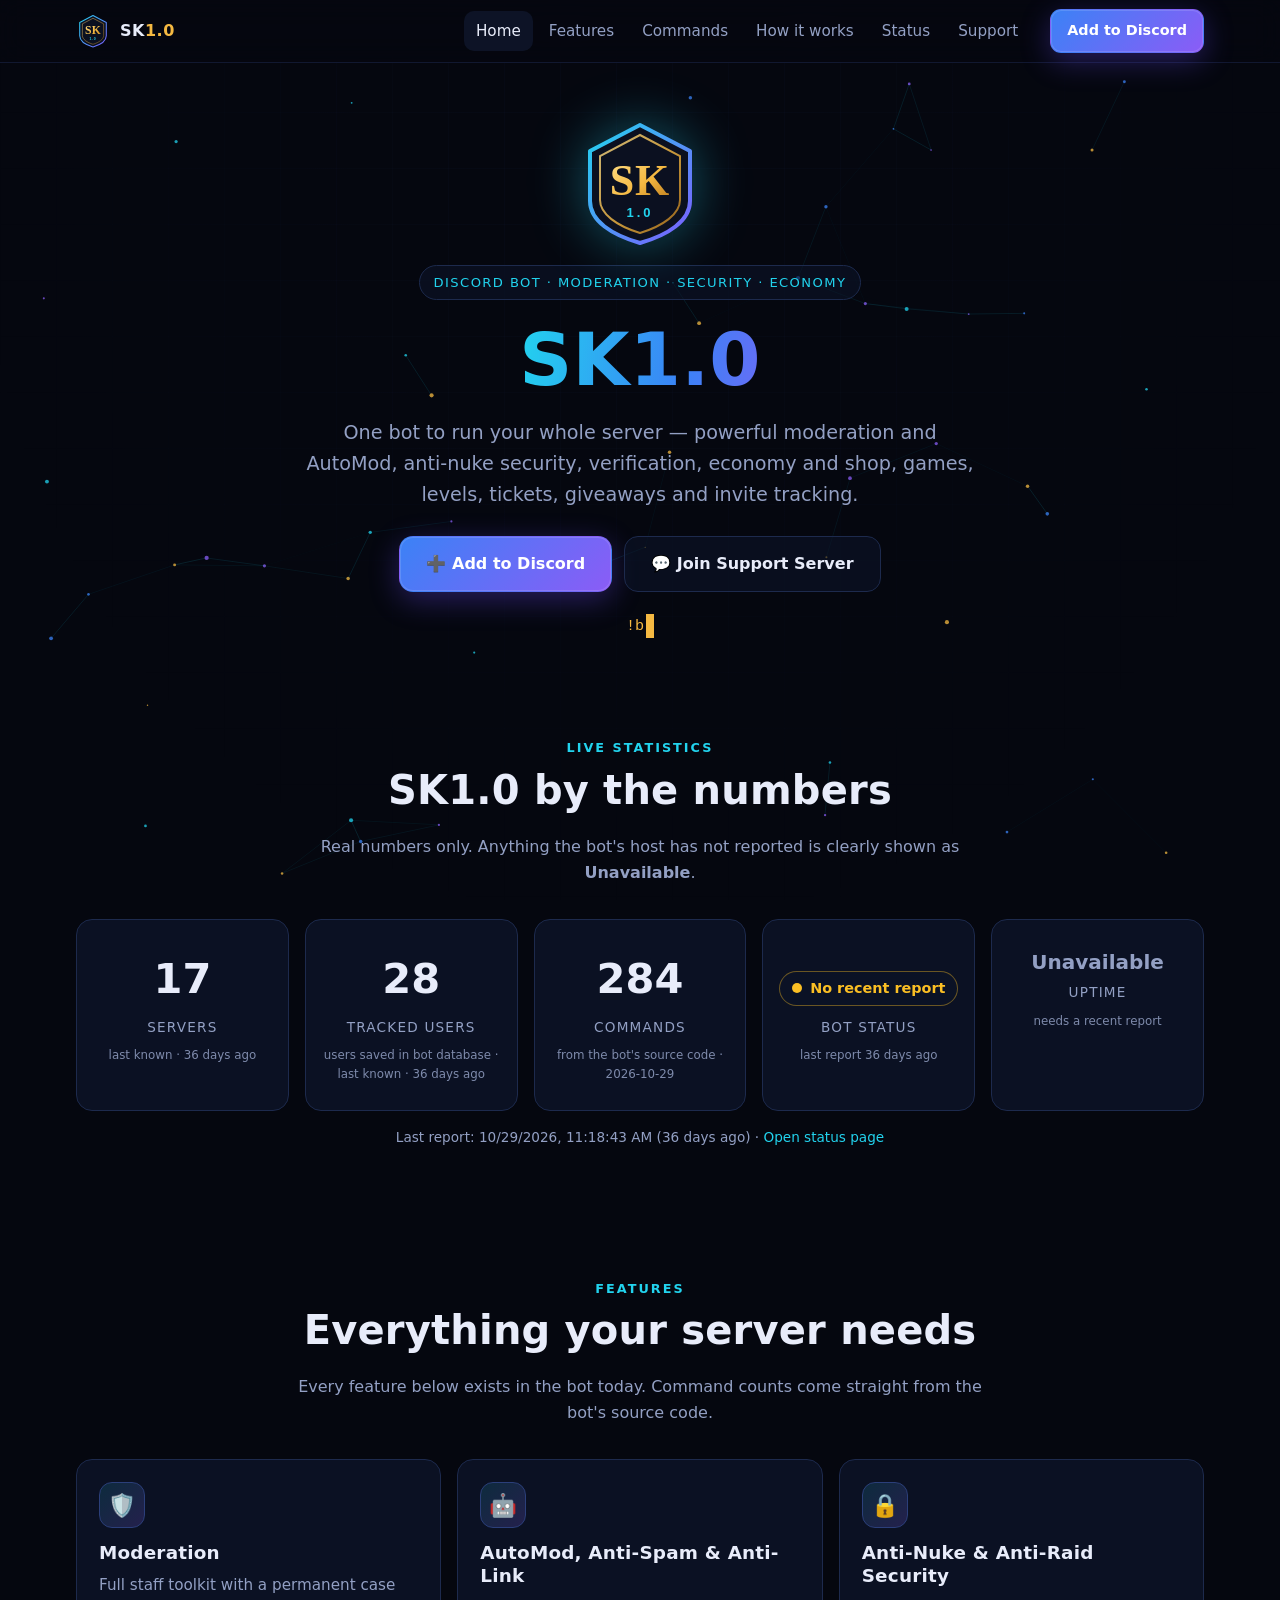
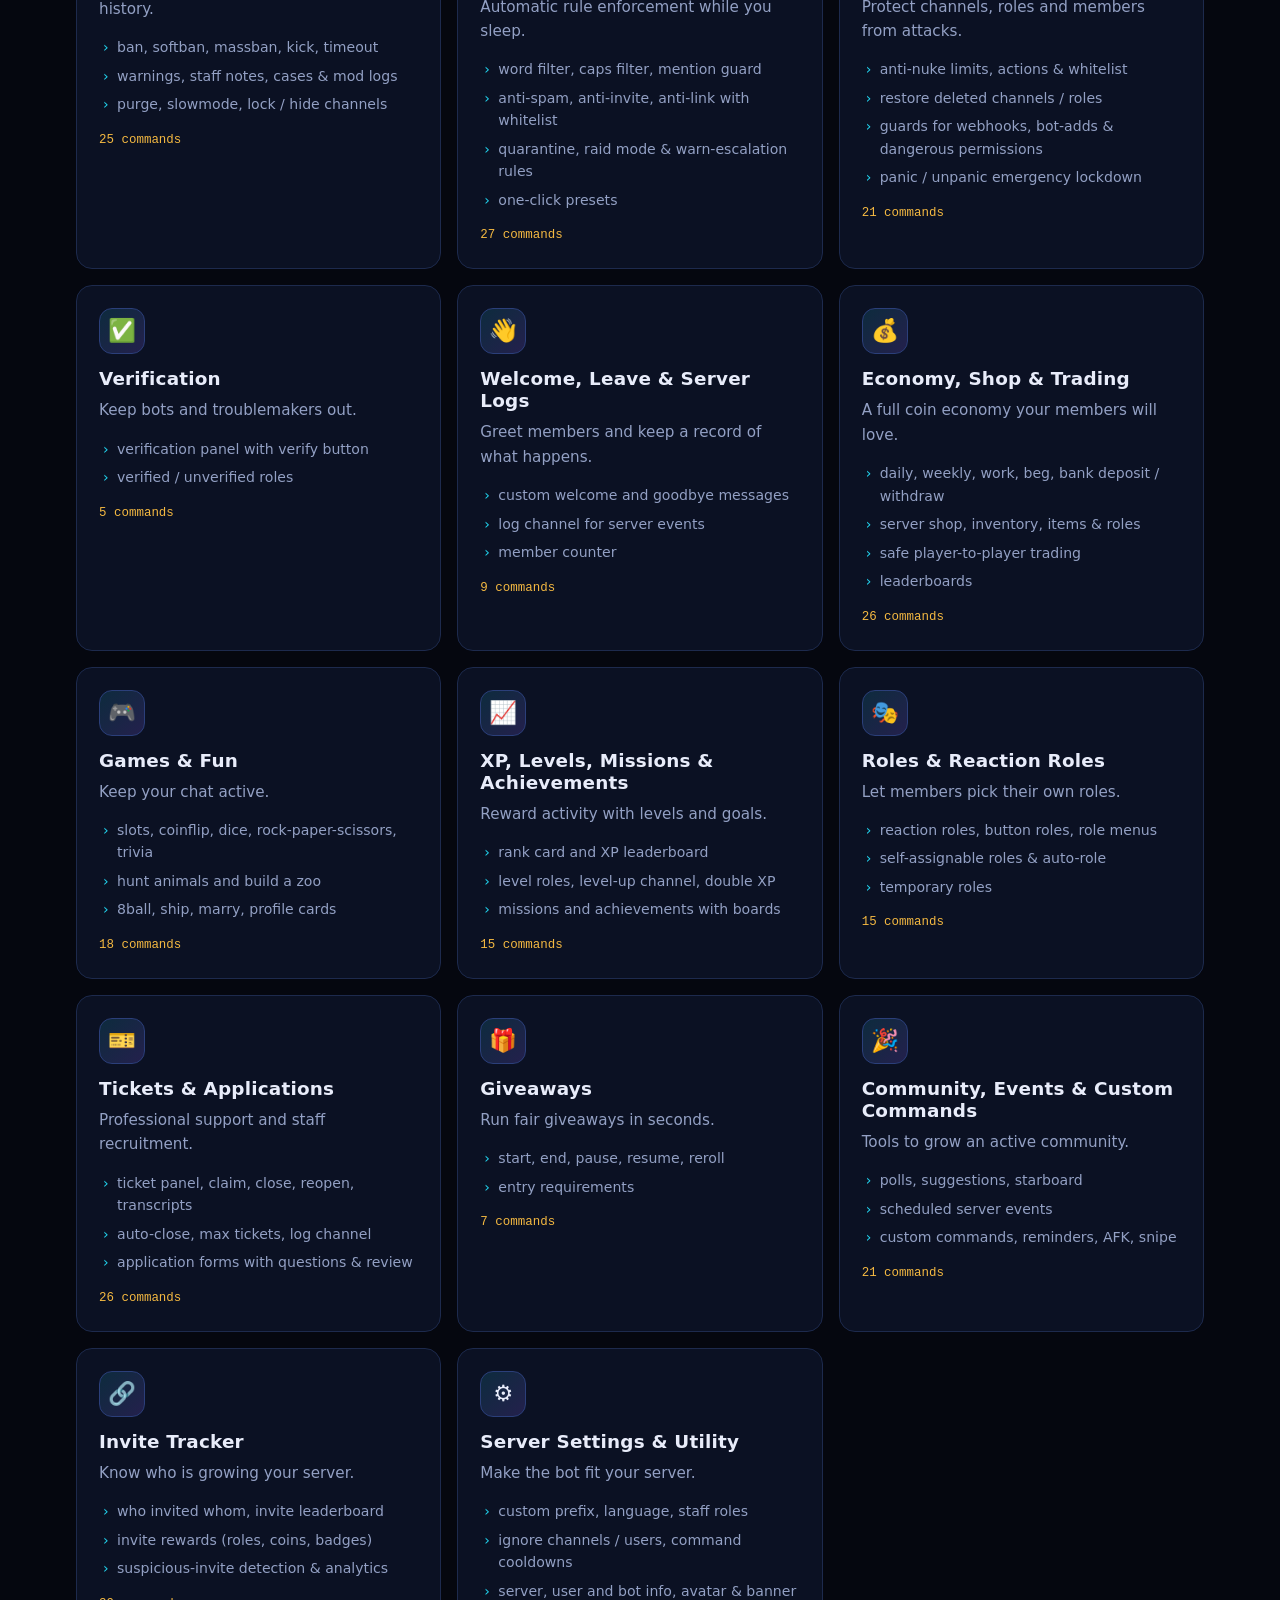
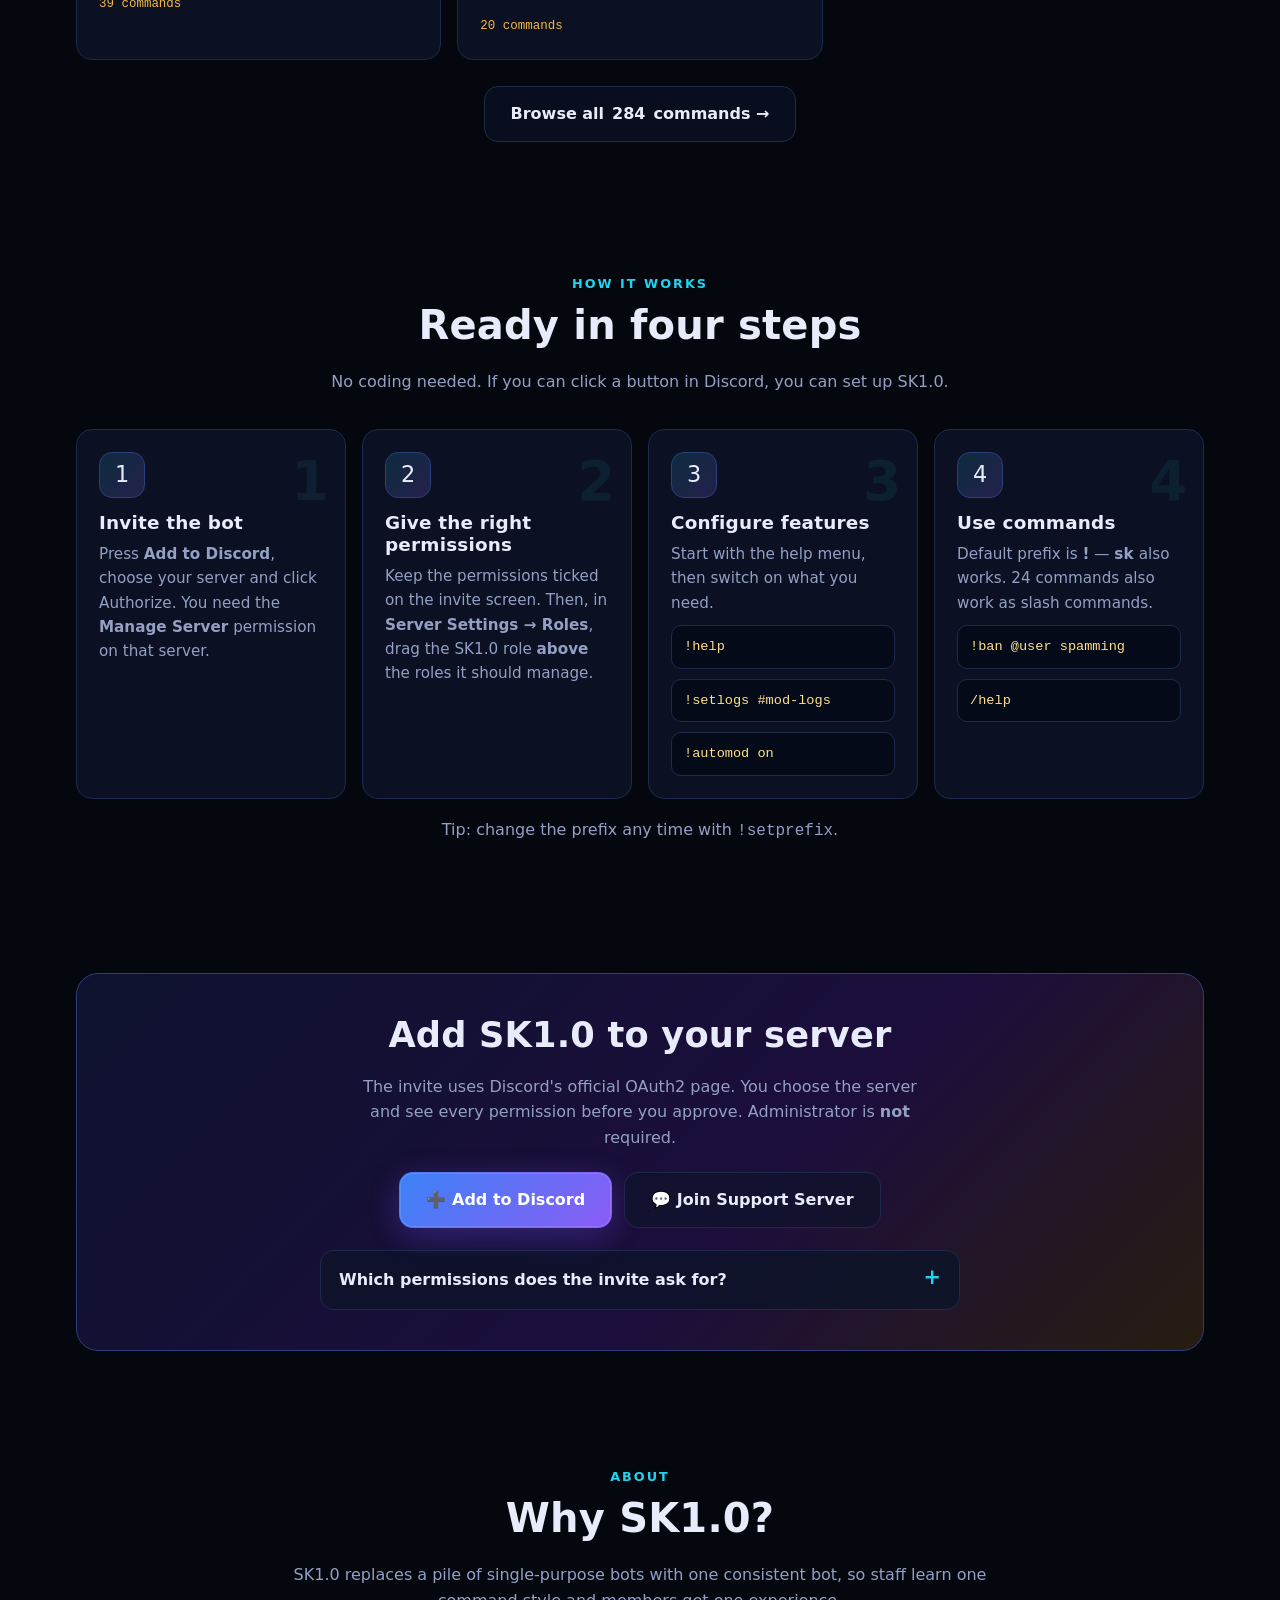
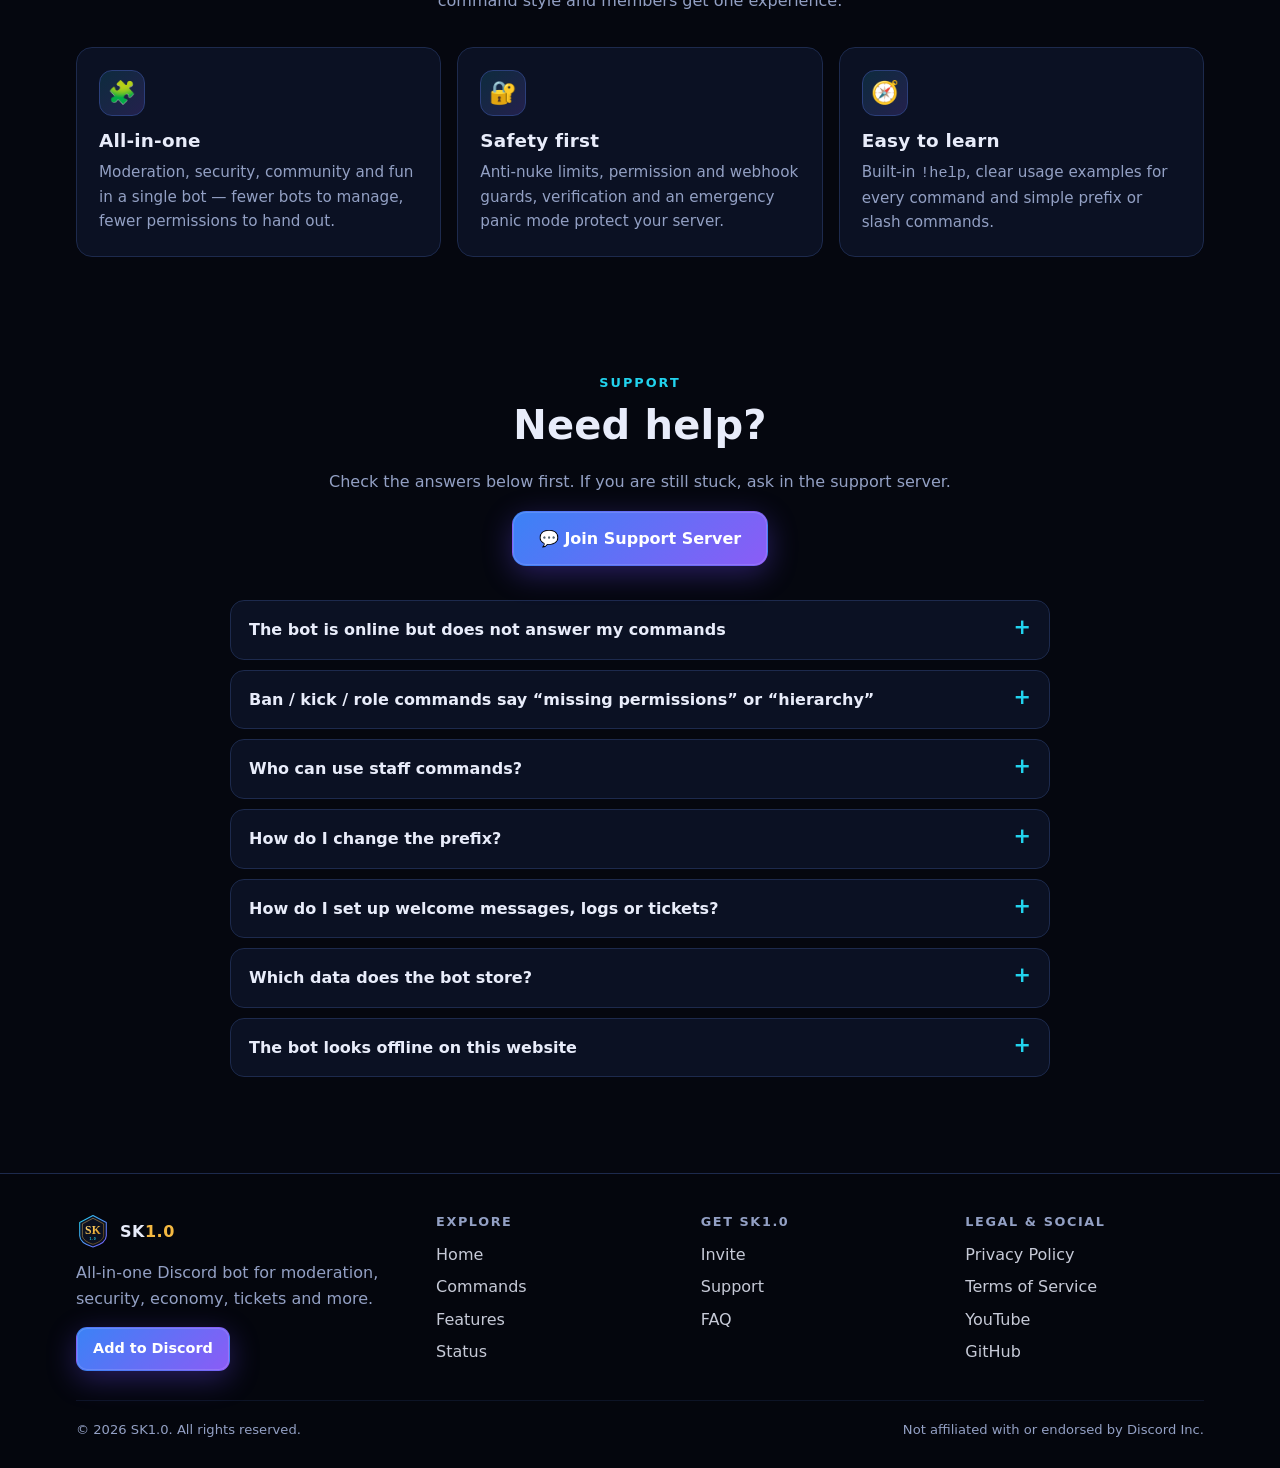
<file: index.html>
<!doctype html>
<html lang="en" class="no-js">
<head>
<meta charset="utf-8">
<meta name="viewport" content="width=device-width,initial-scale=1">
<title>SK1.0 — All-in-one Discord Bot</title>
<meta name="description" content="SK1.0 is an all-in-one Discord bot: moderation, AutoMod, anti-nuke security, verification, economy, shop, games, XP levels, tickets, giveaways, invite tracking and more.">
<meta name="theme-color" content="#05070f">
<meta property="og:title" content="SK1.0 — All-in-one Discord Bot">
<meta property="og:description" content="Moderation, security, economy, tickets, giveaways and more — in one Discord bot.">
<meta property="og:type" content="website">
<link rel="icon" type="image/svg+xml" href="assets/favicon.svg">
<link rel="stylesheet" href="style.css">
<meta property="og:image" content="https://ansubb51-hue.github.io/bot-website0/assets/sk-preview.png">
<meta property="og:image:width" content="1200">
<meta property="og:image:height" content="630">
<meta property="og:image:alt" content="SK1.0 Premium Discord Bot"><meta name="twitter:card" content="summary_large_image">
<meta name="twitter:title" content="SK1.0 | All-In-One Discord Bot">
<meta name="twitter:description" content="Your Discord. Better with SK1.0.">
<meta name="twitter:image" content="https://ansubb51-hue.github.io/bot-website0/assets/sk-preview.png">
</head>
<body data-page="home">
<a class="skip" href="#main">Skip to content</a>
<div class="bg-glow"></div><div class="bg-grid"></div><canvas id="bg-canvas" aria-hidden="true"></canvas>
<div id="site-nav"></div>

<main id="main">
<!-- HERO -->
<section class="hero" id="home">
  <div class="wrap">
    <div class="hero-logo" data-avatar><img src="assets/logo.svg" alt="SK1.0 bot logo" width="128" height="128"></div>
    <span class="eyebrow">Discord bot · Moderation · Security · Economy</span>
    <h1><span class="grad">SK1.0</span></h1>
    <p class="lead">One bot to run your whole server — powerful moderation and AutoMod, anti-nuke security, verification, economy and shop, games, levels, tickets, giveaways and invite tracking.</p>
    <div class="cta">
      <a class="btn btn-primary" data-invite href="#">➕ Add to Discord</a>
      <a class="btn btn-ghost" data-support href="#">💬 Join Support Server</a>
    </div>
    <div class="typed-line" aria-hidden="true"><span id="typed"></span><span class="caret">&nbsp;</span></div>
  </div>
</section>

<!-- STATS -->
<section id="stats" class="reveal">
  <div class="wrap">
    <div class="sec-head"><span class="kicker">Live statistics</span><h2>SK1.0 by the numbers</h2>
      <p>Real numbers only. Anything the bot's host has not reported is clearly shown as <b>Unavailable</b>.</p></div>
    <div class="grid g5">
      <div class="card stat"><div class="num na" id="st-servers">Unavailable</div><div class="label">Servers</div><span class="note">loading…</span></div>
      <div class="card stat"><div class="num na" id="st-users">Unavailable</div><div class="label">Tracked users</div><span class="note">loading…</span></div>
      <div class="card stat"><div class="num" id="st-commands">—</div><div class="label">Commands</div><span class="note"></span></div>
      <div class="card stat"><div class="num" id="st-status"><span class="pill na-p"><span class="dot"></span>Checking…</span></div><div class="label">Bot status</div><span class="note"></span></div>
      <div class="card stat"><div class="num na" id="st-uptime">Unavailable</div><div class="label">Uptime</div><span class="note"></span></div>
    </div>
    <p class="stats-foot">Last report: <span id="st-updated">—</span> · <a href="status.html">Open status page</a></p>
  </div>
</section>

<!-- FEATURES -->
<section id="features">
  <div class="wrap">
    <div class="sec-head reveal"><span class="kicker">Features</span><h2>Everything your server needs</h2>
      <p>Every feature below exists in the bot today. Command counts come straight from the bot's source code.</p></div>
    <div class="grid g3">
      <article class="card reveal"><div class="ico">🛡️</div><h3>Moderation</h3><p>Full staff toolkit with a permanent case history.</p>
        <ul class="feat-list"><li>ban, softban, massban, kick, timeout</li><li>warnings, staff notes, cases &amp; mod logs</li><li>purge, slowmode, lock / hide channels</li></ul><span class="feat-count" data-catcount="Moderation"></span></article>
      <article class="card reveal"><div class="ico">🤖</div><h3>AutoMod, Anti-Spam &amp; Anti-Link</h3><p>Automatic rule enforcement while you sleep.</p>
        <ul class="feat-list"><li>word filter, caps filter, mention guard</li><li>anti-spam, anti-invite, anti-link with whitelist</li><li>quarantine, raid mode &amp; warn-escalation rules</li><li>one-click presets</li></ul><span class="feat-count" data-catcount="AutoMod"></span></article>
      <article class="card reveal"><div class="ico">🔒</div><h3>Anti-Nuke &amp; Anti-Raid Security</h3><p>Protect channels, roles and members from attacks.</p>
        <ul class="feat-list"><li>anti-nuke limits, actions &amp; whitelist</li><li>restore deleted channels / roles</li><li>guards for webhooks, bot-adds &amp; dangerous permissions</li><li>panic / unpanic emergency lockdown</li></ul><span class="feat-count" data-catcount="Security"></span></article>
      <article class="card reveal"><div class="ico">✅</div><h3>Verification</h3><p>Keep bots and troublemakers out.</p>
        <ul class="feat-list"><li>verification panel with verify button</li><li>verified / unverified roles</li></ul><span class="feat-count" data-catcount="Verification"></span></article>
      <article class="card reveal"><div class="ico">👋</div><h3>Welcome, Leave &amp; Server Logs</h3><p>Greet members and keep a record of what happens.</p>
        <ul class="feat-list"><li>custom welcome and goodbye messages</li><li>log channel for server events</li><li>member counter</li></ul><span class="feat-count" data-catcount="Welcome & Logs"></span></article>
      <article class="card reveal"><div class="ico">💰</div><h3>Economy, Shop &amp; Trading</h3><p>A full coin economy your members will love.</p>
        <ul class="feat-list"><li>daily, weekly, work, beg, bank deposit / withdraw</li><li>server shop, inventory, items &amp; roles</li><li>safe player-to-player trading</li><li>leaderboards</li></ul><span class="feat-count" data-catcount="Economy & Shop"></span></article>
      <article class="card reveal"><div class="ico">🎮</div><h3>Games &amp; Fun</h3><p>Keep your chat active.</p>
        <ul class="feat-list"><li>slots, coinflip, dice, rock-paper-scissors, trivia</li><li>hunt animals and build a zoo</li><li>8ball, ship, marry, profile cards</li></ul><span class="feat-count" data-catcount="Games & Fun"></span></article>
      <article class="card reveal"><div class="ico">📈</div><h3>XP, Levels, Missions &amp; Achievements</h3><p>Reward activity with levels and goals.</p>
        <ul class="feat-list"><li>rank card and XP leaderboard</li><li>level roles, level-up channel, double XP</li><li>missions and achievements with boards</li></ul><span class="feat-count" data-catcount="XP, Levels & Missions"></span></article>
      <article class="card reveal"><div class="ico">🎭</div><h3>Roles &amp; Reaction Roles</h3><p>Let members pick their own roles.</p>
        <ul class="feat-list"><li>reaction roles, button roles, role menus</li><li>self-assignable roles &amp; auto-role</li><li>temporary roles</li></ul><span class="feat-count" data-catcount="Roles"></span></article>
      <article class="card reveal"><div class="ico">🎫</div><h3>Tickets &amp; Applications</h3><p>Professional support and staff recruitment.</p>
        <ul class="feat-list"><li>ticket panel, claim, close, reopen, transcripts</li><li>auto-close, max tickets, log channel</li><li>application forms with questions &amp; review</li></ul><span class="feat-count" data-catcount="Tickets & Applications"></span></article>
      <article class="card reveal"><div class="ico">🎁</div><h3>Giveaways</h3><p>Run fair giveaways in seconds.</p>
        <ul class="feat-list"><li>start, end, pause, resume, reroll</li><li>entry requirements</li></ul><span class="feat-count" data-catcount="Giveaways"></span></article>
      <article class="card reveal"><div class="ico">🎉</div><h3>Community, Events &amp; Custom Commands</h3><p>Tools to grow an active community.</p>
        <ul class="feat-list"><li>polls, suggestions, starboard</li><li>scheduled server events</li><li>custom commands, reminders, AFK, snipe</li></ul><span class="feat-count" data-catcount="Community & Events"></span></article>
      <article class="card reveal"><div class="ico">🔗</div><h3>Invite Tracker</h3><p>Know who is growing your server.</p>
        <ul class="feat-list"><li>who invited whom, invite leaderboard</li><li>invite rewards (roles, coins, badges)</li><li>suspicious-invite detection &amp; analytics</li></ul><span class="feat-count" data-catcount="Invite Tracker"></span></article>
      <article class="card reveal"><div class="ico">⚙️</div><h3>Server Settings &amp; Utility</h3><p>Make the bot fit your server.</p>
        <ul class="feat-list"><li>custom prefix, language, staff roles</li><li>ignore channels / users, command cooldowns</li><li>server, user and bot info, avatar &amp; banner</li></ul><span class="feat-count" data-catcount="Server Settings"></span></article>
    </div>
    <p style="text-align:center;margin-top:26px"><a class="btn btn-ghost" href="commands.html">Browse all <span data-total>…</span> commands →</a></p>
  </div>
</section>

<!-- HOW IT WORKS -->
<section id="how">
  <div class="wrap">
    <div class="sec-head reveal"><span class="kicker">How it works</span><h2>Ready in four steps</h2><p>No coding needed. If you can click a button in Discord, you can set up SK1.0.</p></div>
    <div class="steps">
      <div class="card step reveal"><div class="ico">1</div><h3>Invite the bot</h3><p>Press <b>Add to Discord</b>, choose your server and click Authorize. You need the <b>Manage Server</b> permission on that server.</p></div>
      <div class="card step reveal"><div class="ico">2</div><h3>Give the right permissions</h3><p>Keep the permissions ticked on the invite screen. Then, in <b>Server Settings → Roles</b>, drag the SK1.0 role <b>above</b> the roles it should manage.</p></div>
      <div class="card step reveal"><div class="ico">3</div><h3>Configure features</h3><p>Start with the help menu, then switch on what you need.<span class="code">!help</span><span class="code">!setlogs #mod-logs</span><span class="code">!automod on</span></p></div>
      <div class="card step reveal"><div class="ico">4</div><h3>Use commands</h3><p>Default prefix is <b>!</b> — <b>sk </b> also works. <span data-slash>…</span> commands also work as slash commands.<span class="code">!ban @user spamming</span><span class="code">/help</span></p></div>
    </div>
    <p style="text-align:center;color:var(--muted);margin-top:18px">Tip: change the prefix any time with <code>!setprefix</code>.</p>
  </div>
</section>

<!-- INVITE -->
<section id="invite" class="reveal">
  <div class="wrap">
    <div class="band">
      <h2>Add SK1.0 to your server</h2>
      <p>The invite uses Discord's official OAuth2 page. You choose the server and see every permission before you approve. Administrator is <b>not</b> required.</p>
      <div class="cta"><a class="btn btn-primary" data-invite href="#">➕ Add to Discord</a><a class="btn btn-ghost" data-support href="#">💬 Join Support Server</a></div>
      <details style="max-width:640px;margin:22px auto 0;text-align:left"><summary>Which permissions does the invite ask for?</summary>
        <div class="ans">View Channels, Send Messages, Embed Links, Attach Files, Read Message History, Add Reactions, Use External Emojis, Manage Messages, Manage Roles, Manage Channels, Manage Server, Manage Nicknames, Manage Events, Manage Webhooks, Kick Members, Ban Members, Timeout Members, View Audit Log and Create Invite. Features you don't use simply won't need them — you may untick any permission on the Discord screen.</div></details>
    </div>
  </div>
</section>

<!-- ABOUT -->
<section id="about">
  <div class="wrap">
    <div class="sec-head reveal"><span class="kicker">About</span><h2>Why SK1.0?</h2>
      <p>SK1.0 replaces a pile of single-purpose bots with one consistent bot, so staff learn one command style and members get one experience.</p></div>
    <div class="grid g3">
      <div class="card reveal"><div class="ico">🧩</div><h3>All-in-one</h3><p>Moderation, security, community and fun in a single bot — fewer bots to manage, fewer permissions to hand out.</p></div>
      <div class="card reveal"><div class="ico">🔐</div><h3>Safety first</h3><p>Anti-nuke limits, permission and webhook guards, verification and an emergency panic mode protect your server.</p></div>
      <div class="card reveal"><div class="ico">🧭</div><h3>Easy to learn</h3><p>Built-in <code>!help</code>, clear usage examples for every command and simple prefix or slash commands.</p></div>
    </div>
  </div>
</section>

<!-- PREMIUM (shown only if configured in site-config.js) -->
<section id="premium" class="reveal">
  <div class="wrap">
    <div class="sec-head"><span class="kicker">Support the project</span><h2 id="premium-title"></h2><p id="premium-intro"></p></div>
    <div class="grid g3" id="premium-grid"></div>
  </div>
</section>

<!-- SUPPORT + FAQ -->
<section id="support">
  <div class="wrap">
    <div class="sec-head reveal"><span class="kicker">Support</span><h2>Need help?</h2>
      <p>Check the answers below first. If you are still stuck, ask in the support server.</p>
      <div class="cta" style="margin-top:16px"><a class="btn btn-primary" data-support href="#">💬 Join Support Server</a></div></div>
    <div id="faq" style="max-width:820px;margin:0 auto" class="reveal">
      <details><summary>The bot is online but does not answer my commands</summary><div class="ans">Check that SK1.0 can <b>View Channel</b> and <b>Send Messages</b> in that channel, that you used the right prefix (default <code>!</code> — or <code>sk </code>), and that the channel or your user is not on an ignore list (<code>!ignorechannel</code>, <code>!ignoreuser</code>). Mentioning the bot (for example <code>@SK1.0 help</code>) also works as a prefix.</div></details>
      <details><summary>Ban / kick / role commands say “missing permissions” or “hierarchy”</summary><div class="ans">Discord only lets a bot manage members and roles that sit <b>below</b> its own highest role. Open <b>Server Settings → Roles</b> and drag the SK1.0 role higher. The bot also needs the matching permission (Ban Members, Kick Members, Manage Roles …).</div></details>
      <details><summary>Who can use staff commands?</summary><div class="ans">Each command lists the permission it needs on the <a href="commands.html">Commands page</a> (for example <b>Ban Members</b>). Admins can also set staff roles with <code>!setadminrole</code>, <code>!setmodrole</code> and <code>!sethelperrole</code>.</div></details>
      <details><summary>How do I change the prefix?</summary><div class="ans">Use <code>!setprefix &lt;new prefix&gt;</code>. The prefix <code>sk </code> and mentioning the bot keep working as alternatives. Slash commands do not need a prefix.</div></details>
      <details><summary>How do I set up welcome messages, logs or tickets?</summary><div class="ans">Welcome: <code>!setwelcome #channel</code> then <code>!welcometest</code>. Logs: <code>!setlogs #channel</code>. Tickets: <code>!ticketpanel</code> in the channel where members should open tickets. Every command has an example on the <a href="commands.html">Commands page</a>.</div></details>
      <details><summary>Which data does the bot store?</summary><div class="ans">Only what its features need (settings, XP/economy, warnings, tickets, and similar). The full list is in the <a href="privacy.html">Privacy Policy</a>.</div></details>
      <details><summary>The bot looks offline on this website</summary><div class="ans">This site can only show a status when the bot's host sends reports. If the <a href="status.html">status page</a> says “Not connected” or “No recent report”, it means no report arrived — it does not by itself prove the bot is down. Check whether the bot is online in your Discord member list.</div></details>
    </div>
  </div>
</section>
</main>

<div id="site-footer"></div>
<script src="site-config.js"></script>
<script src="data/commands.js"></script>
<script src="script.js"></script>
</body>
</html>
</file>
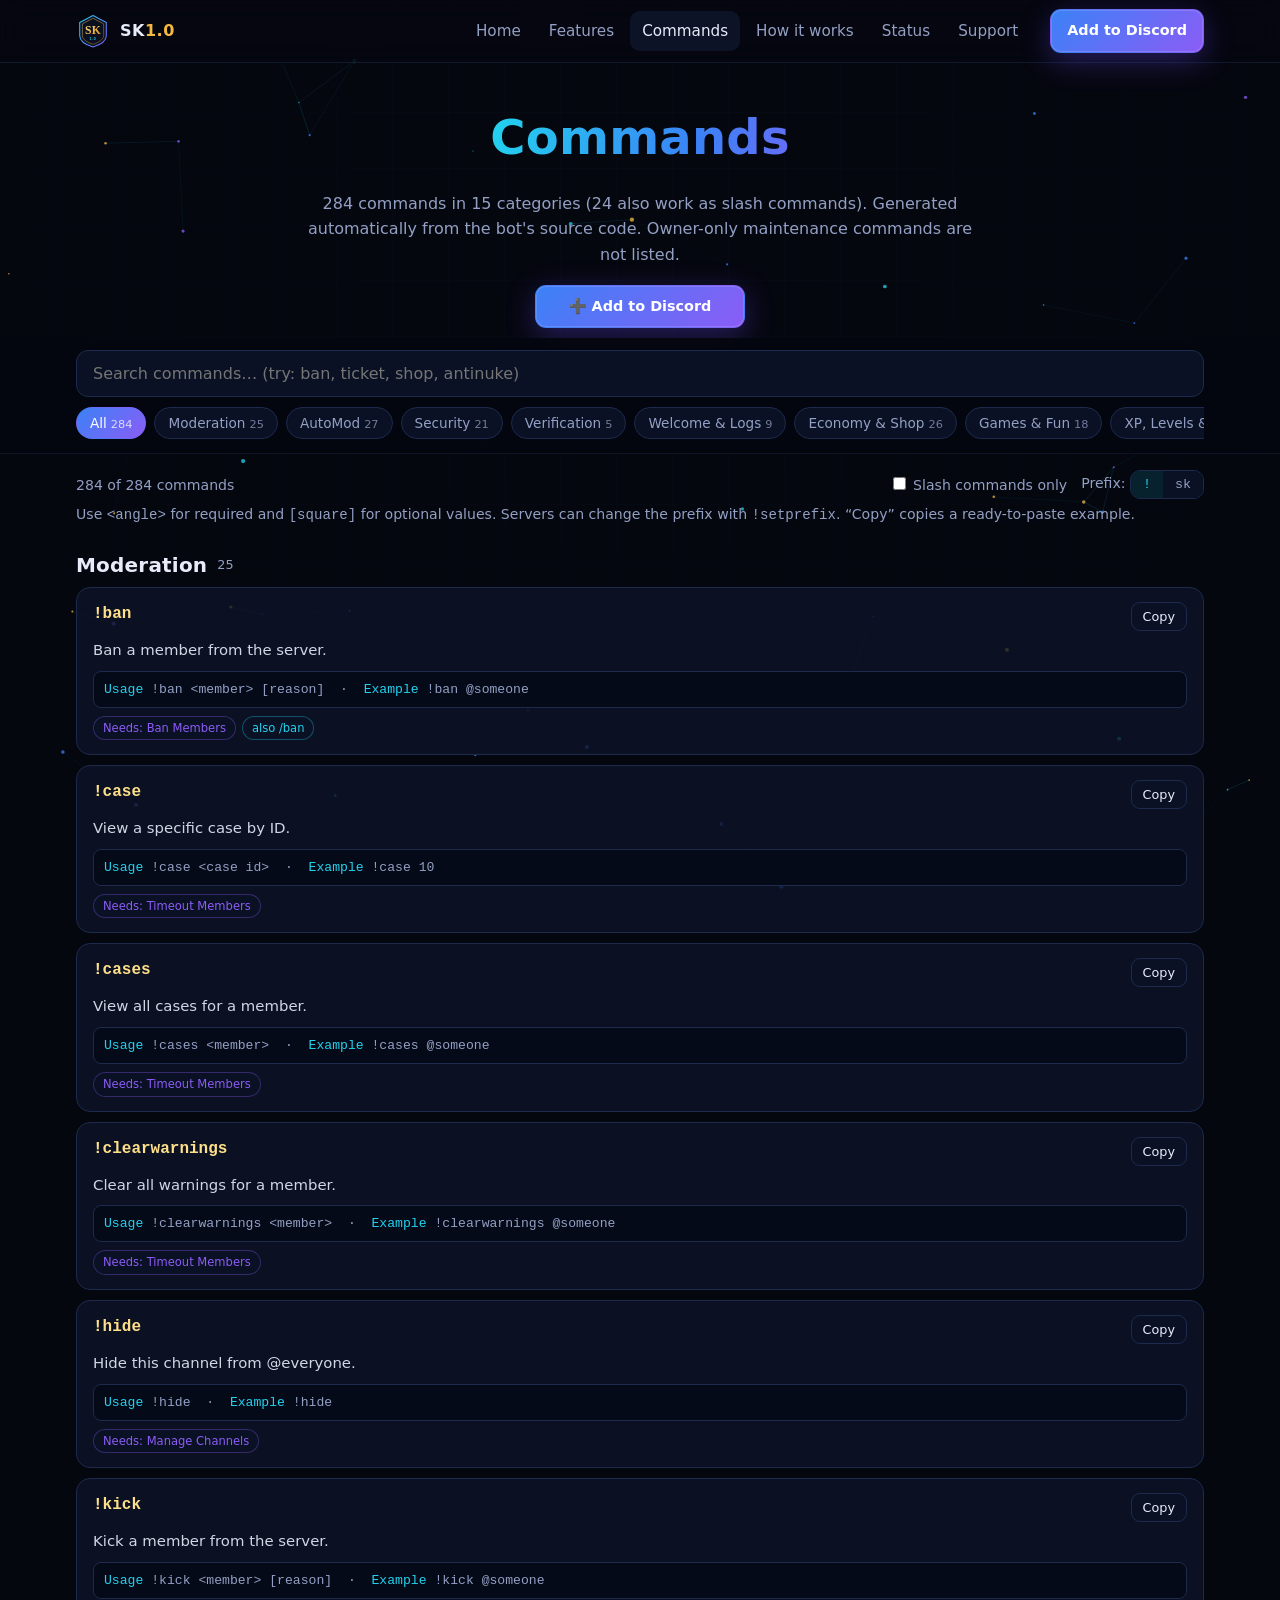
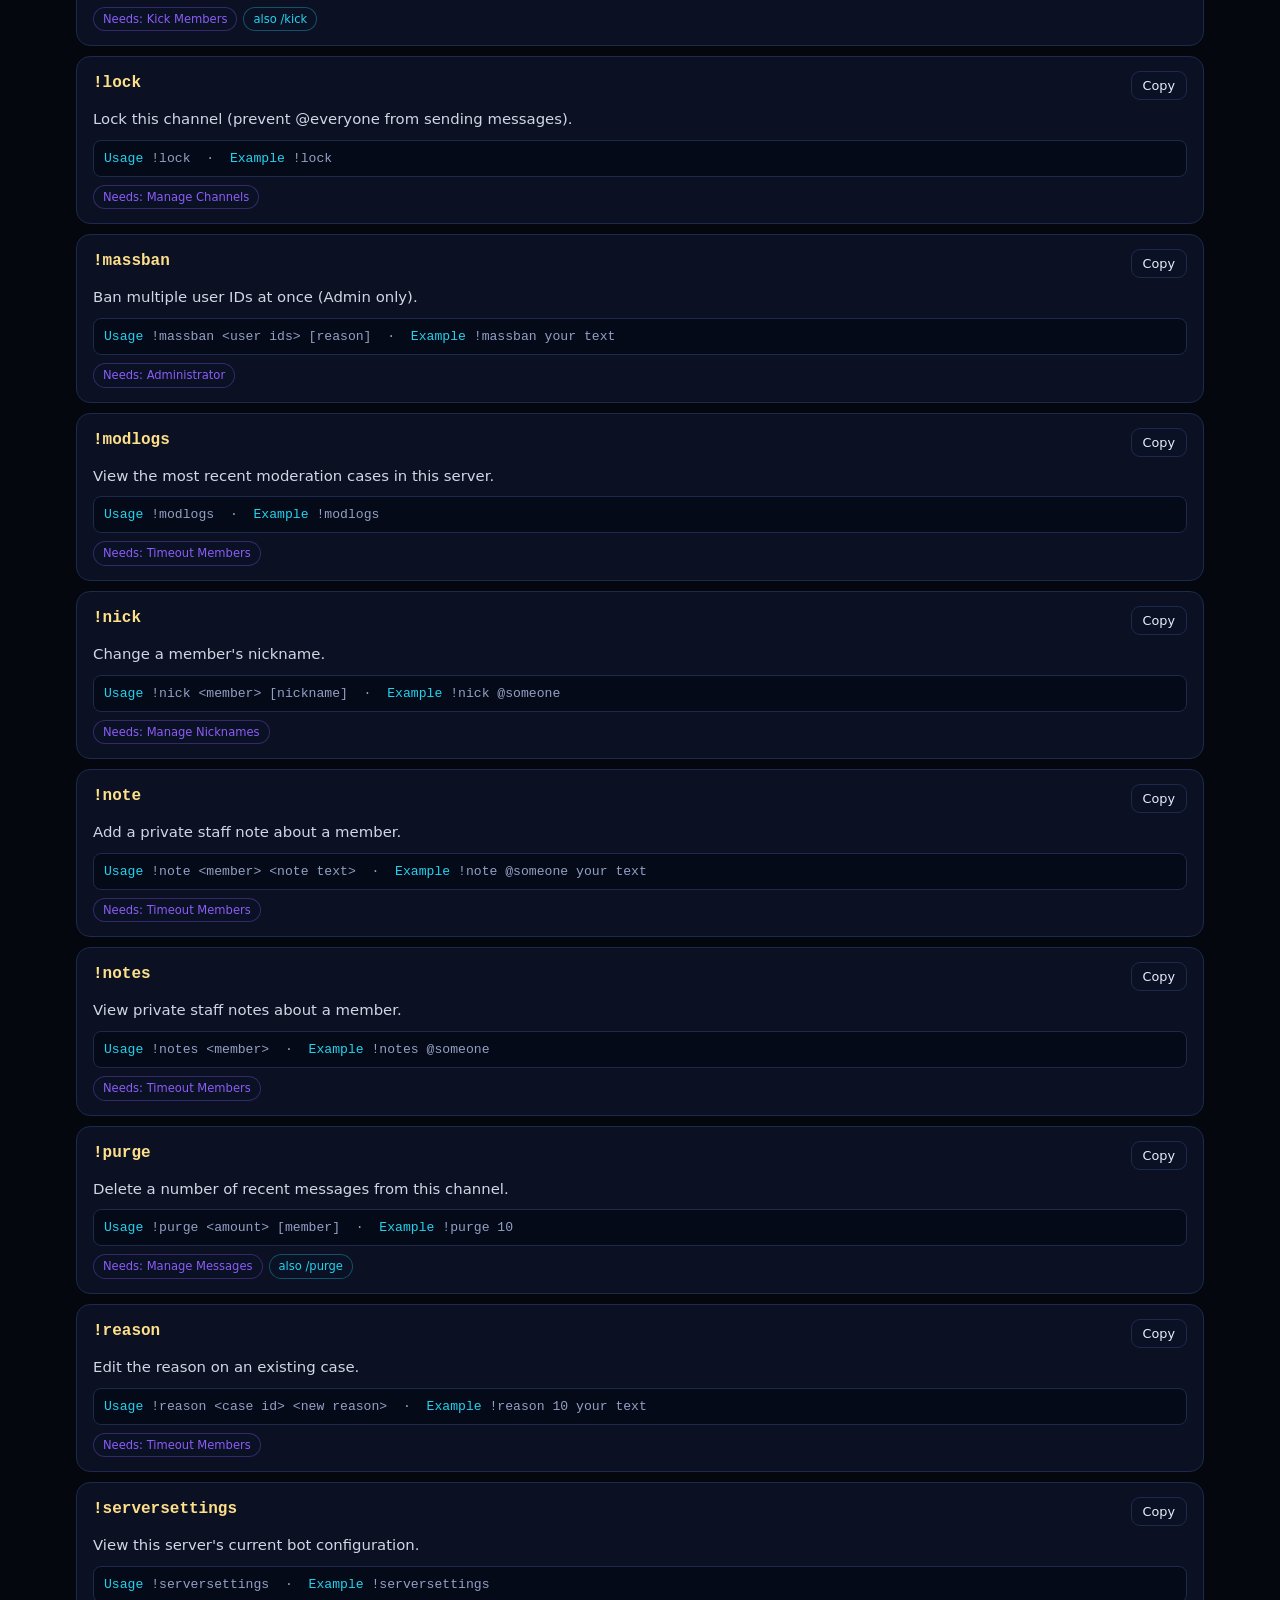
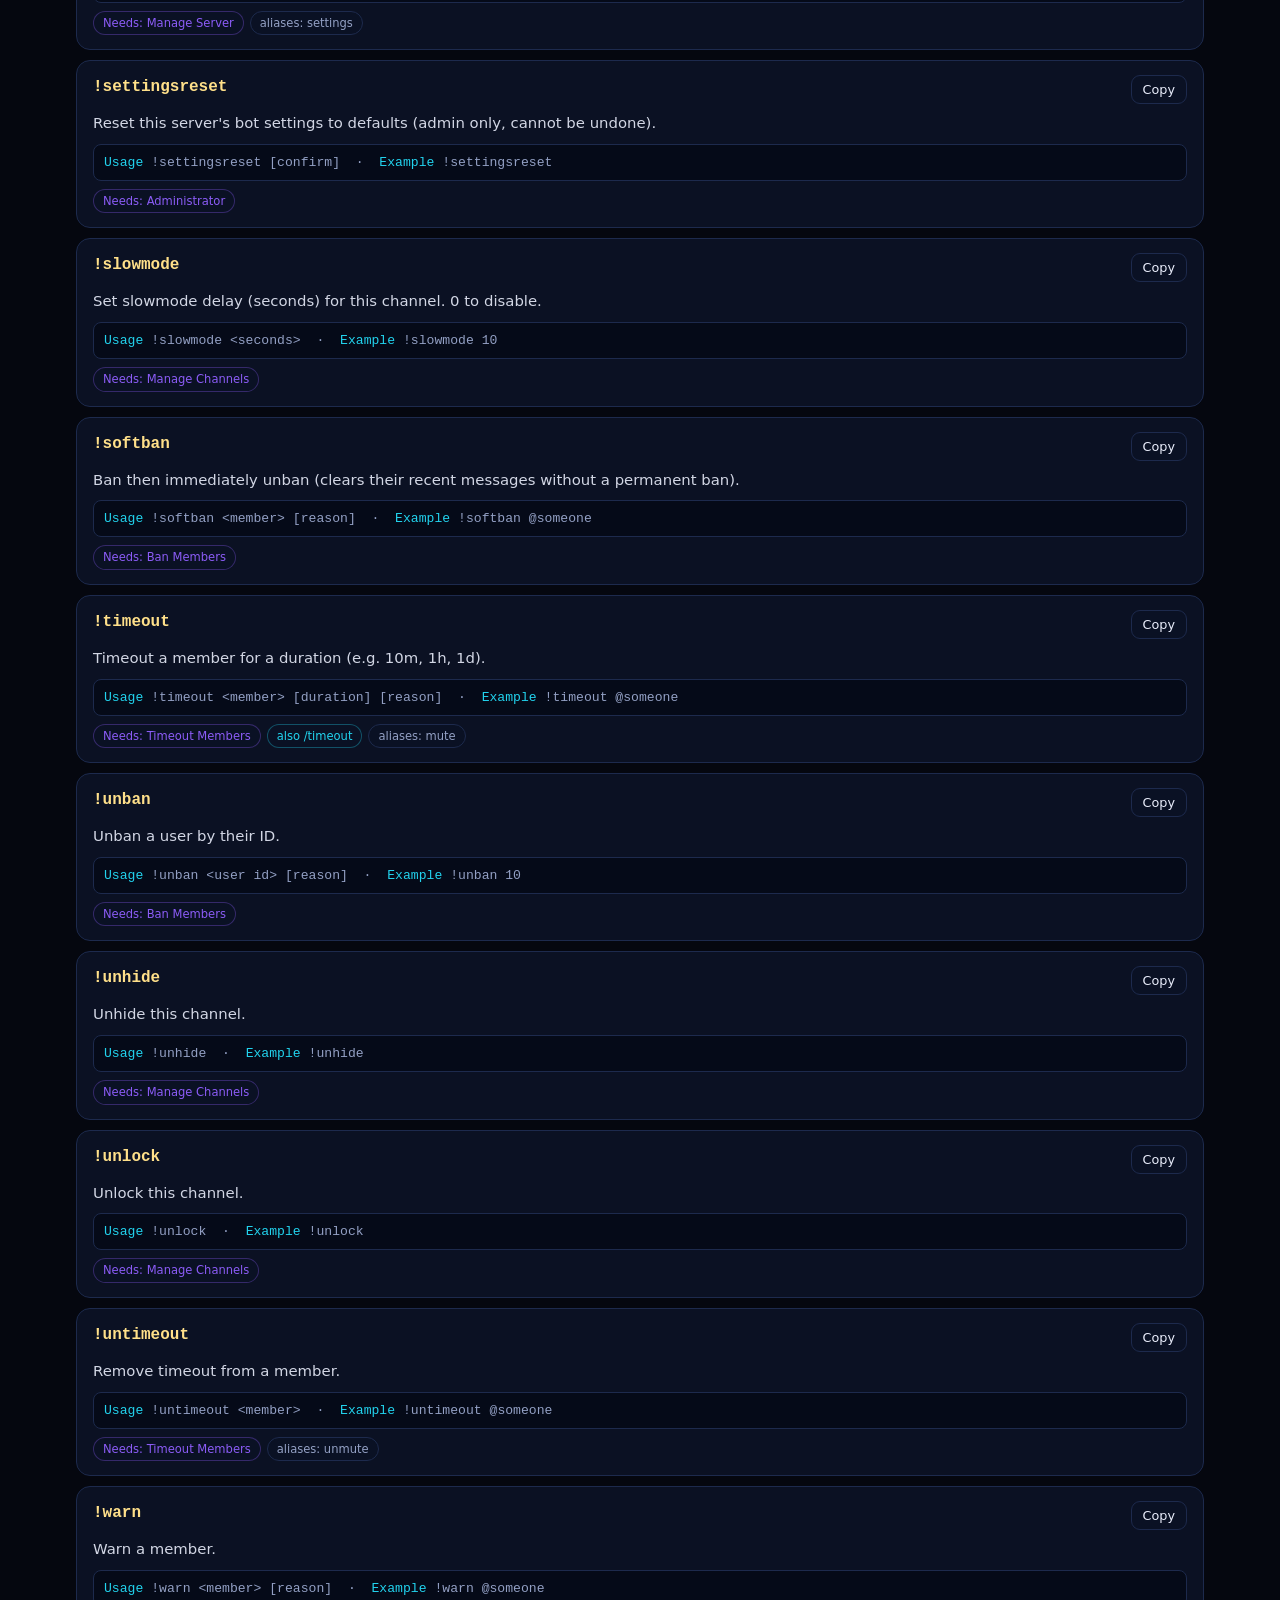
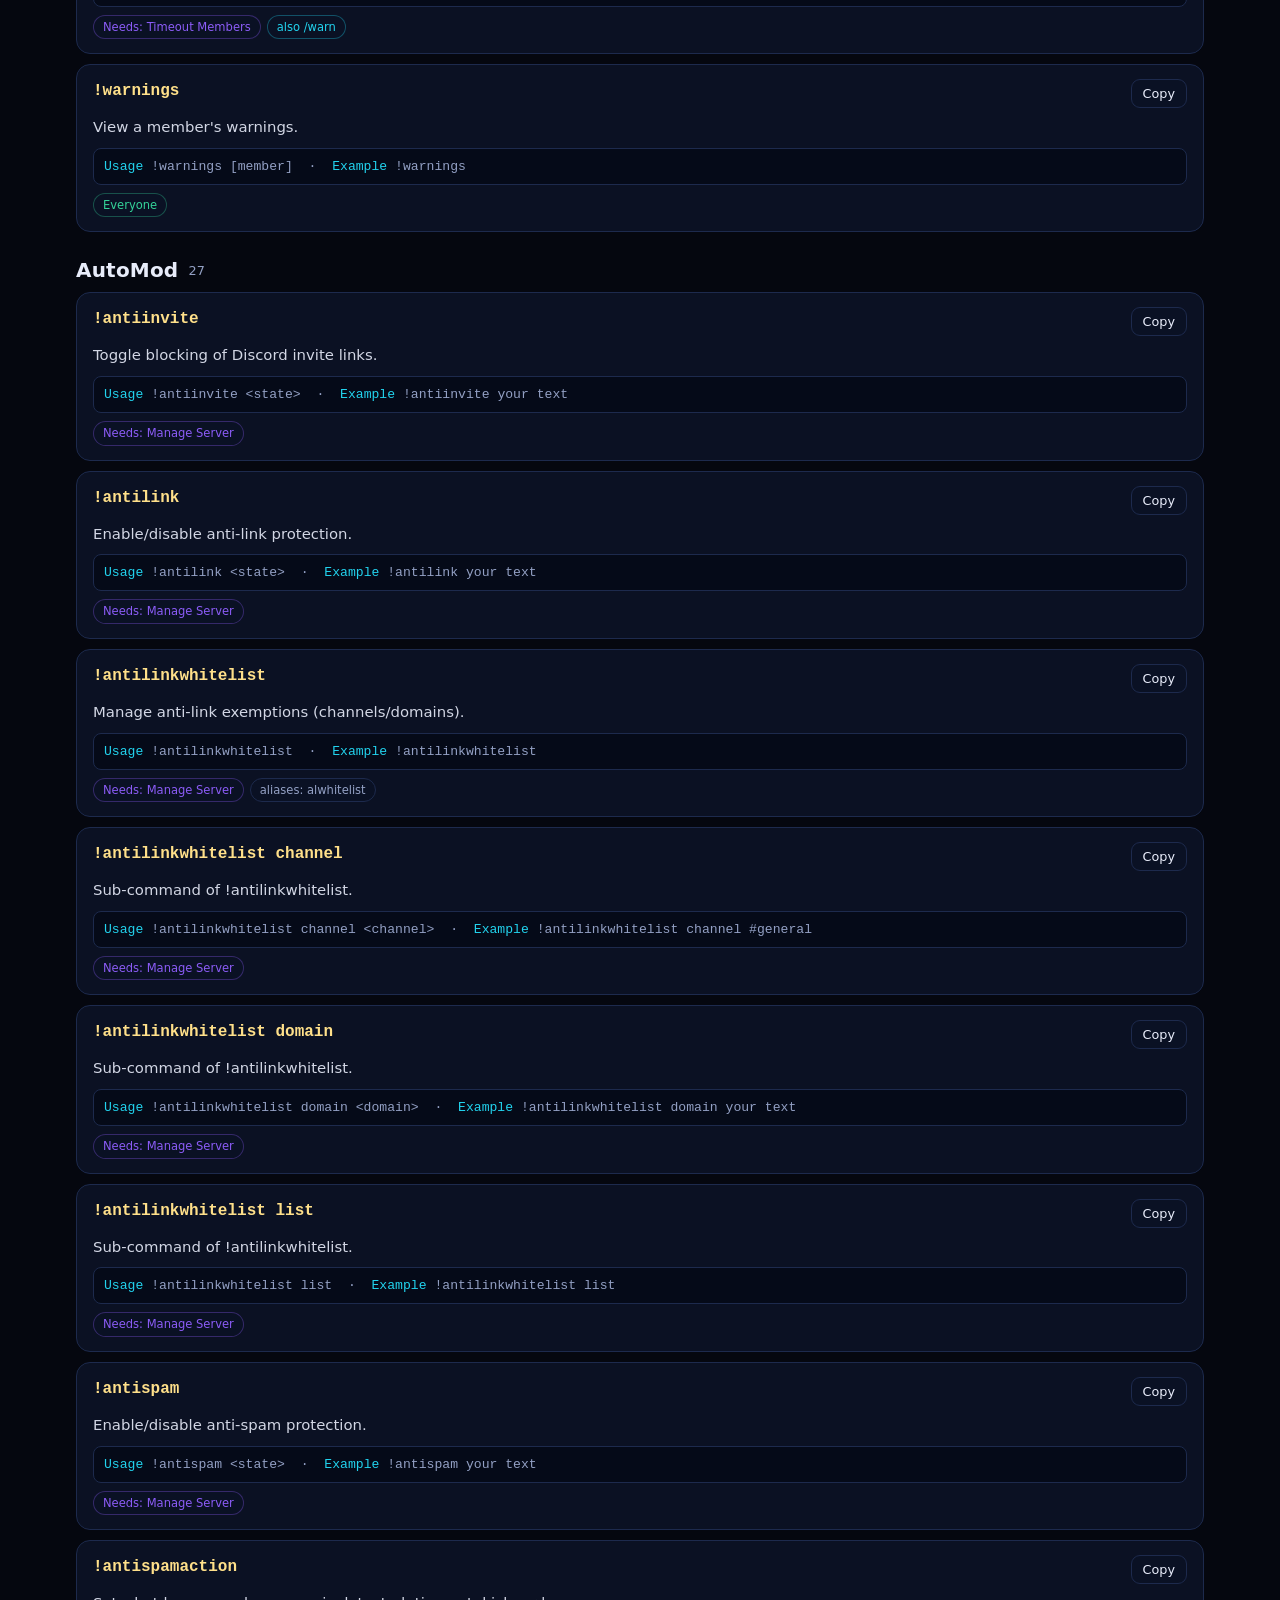
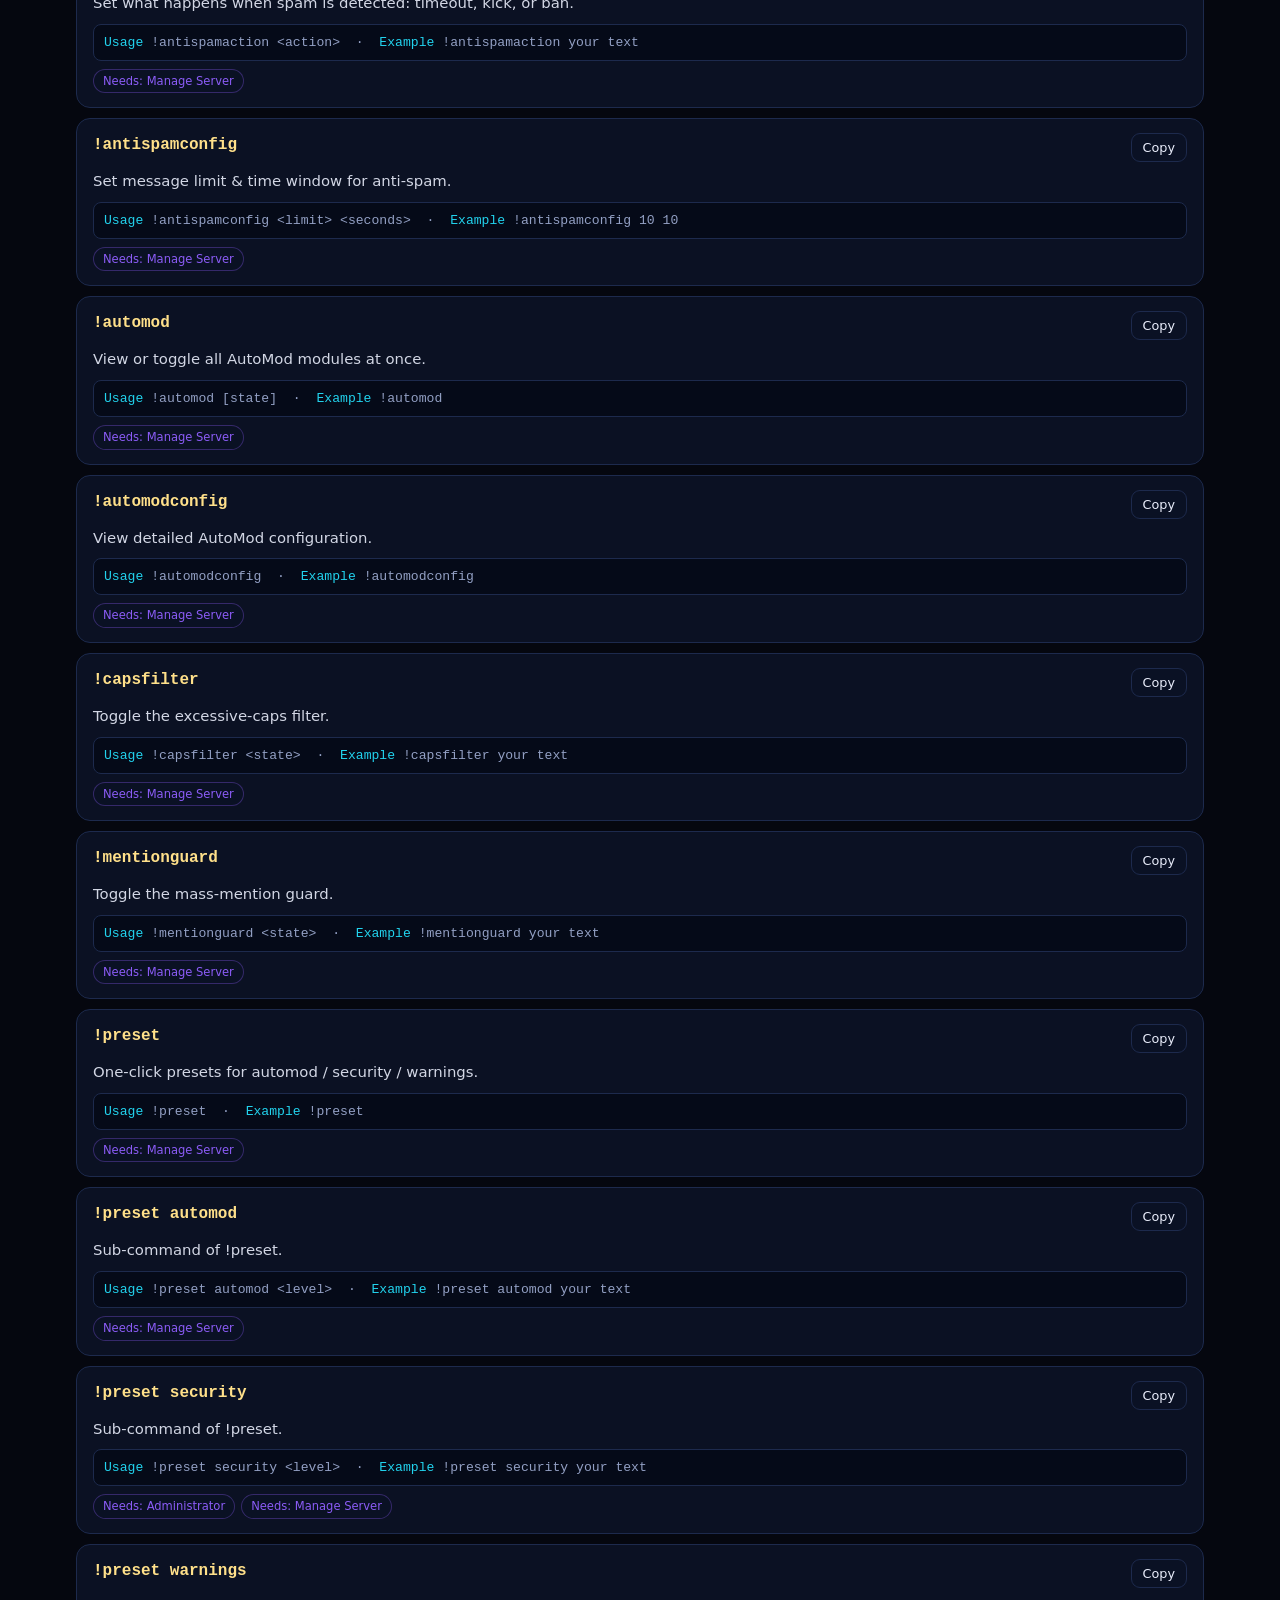
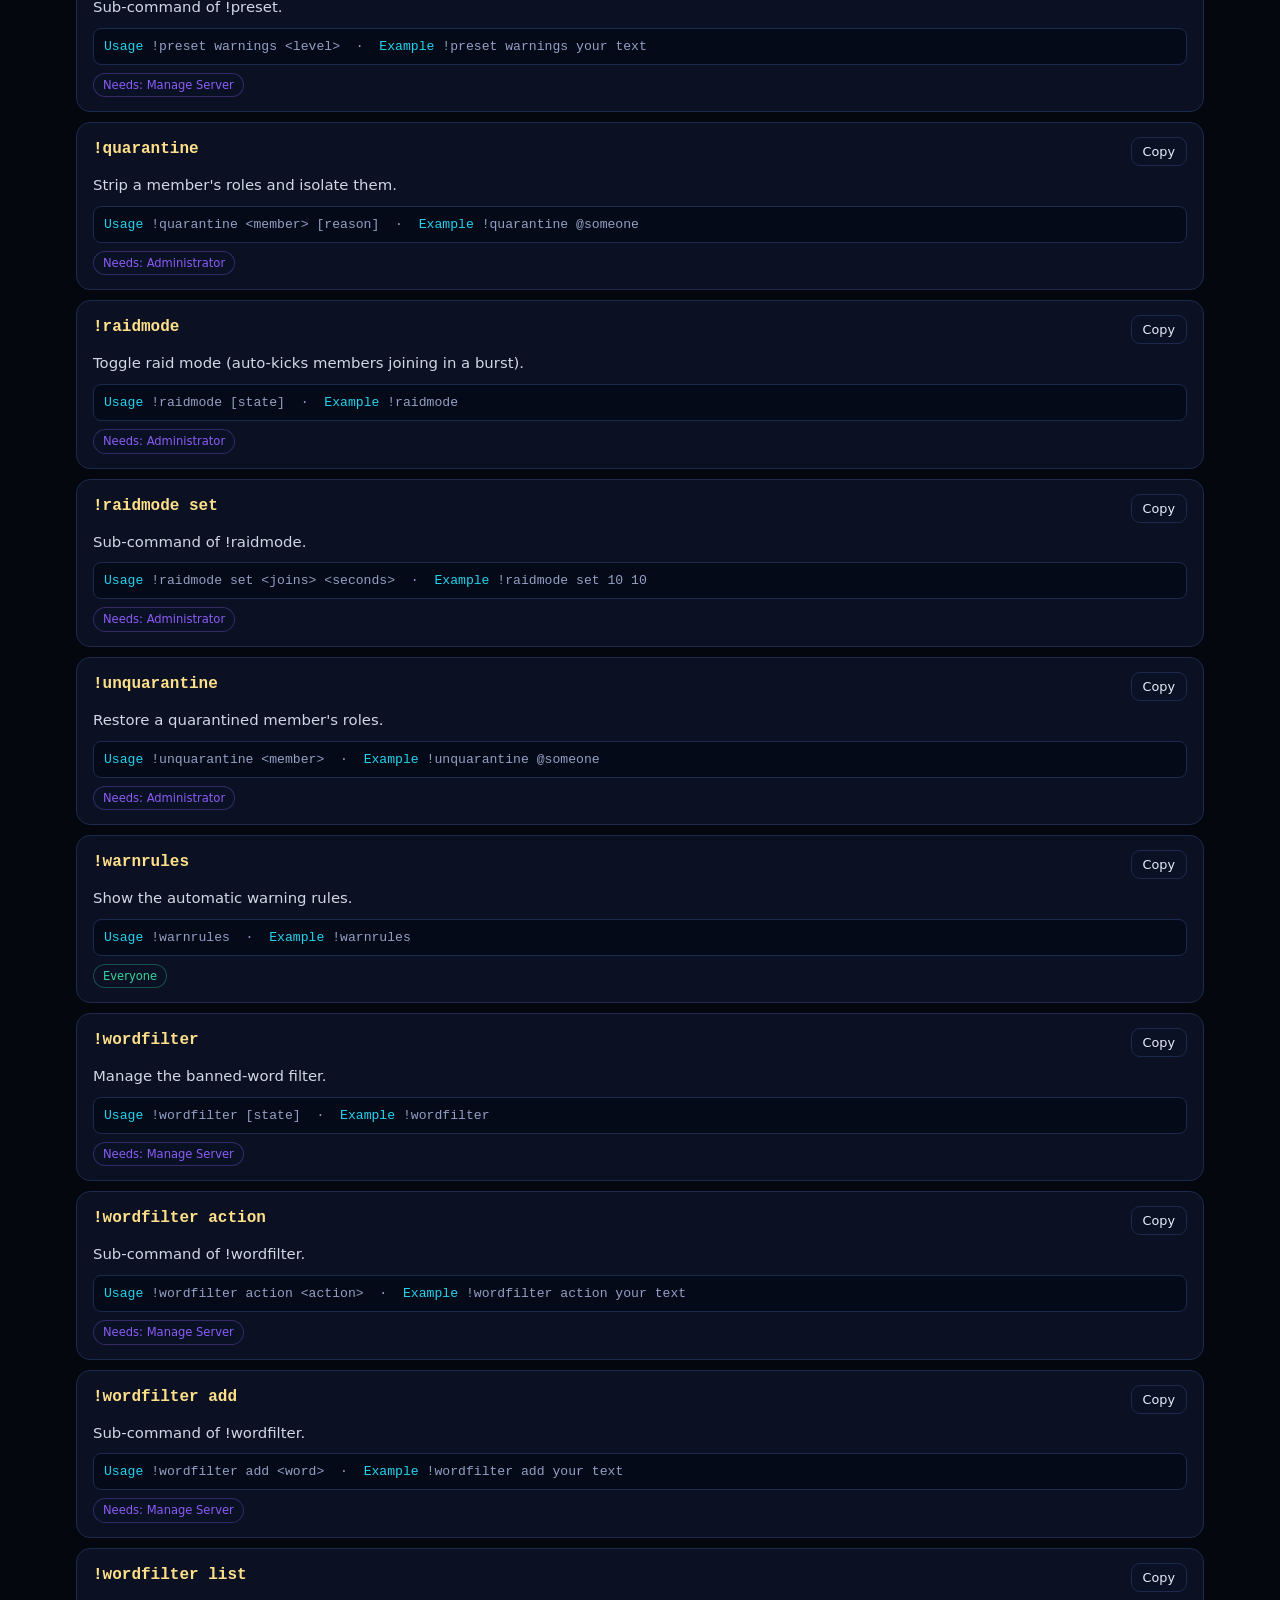
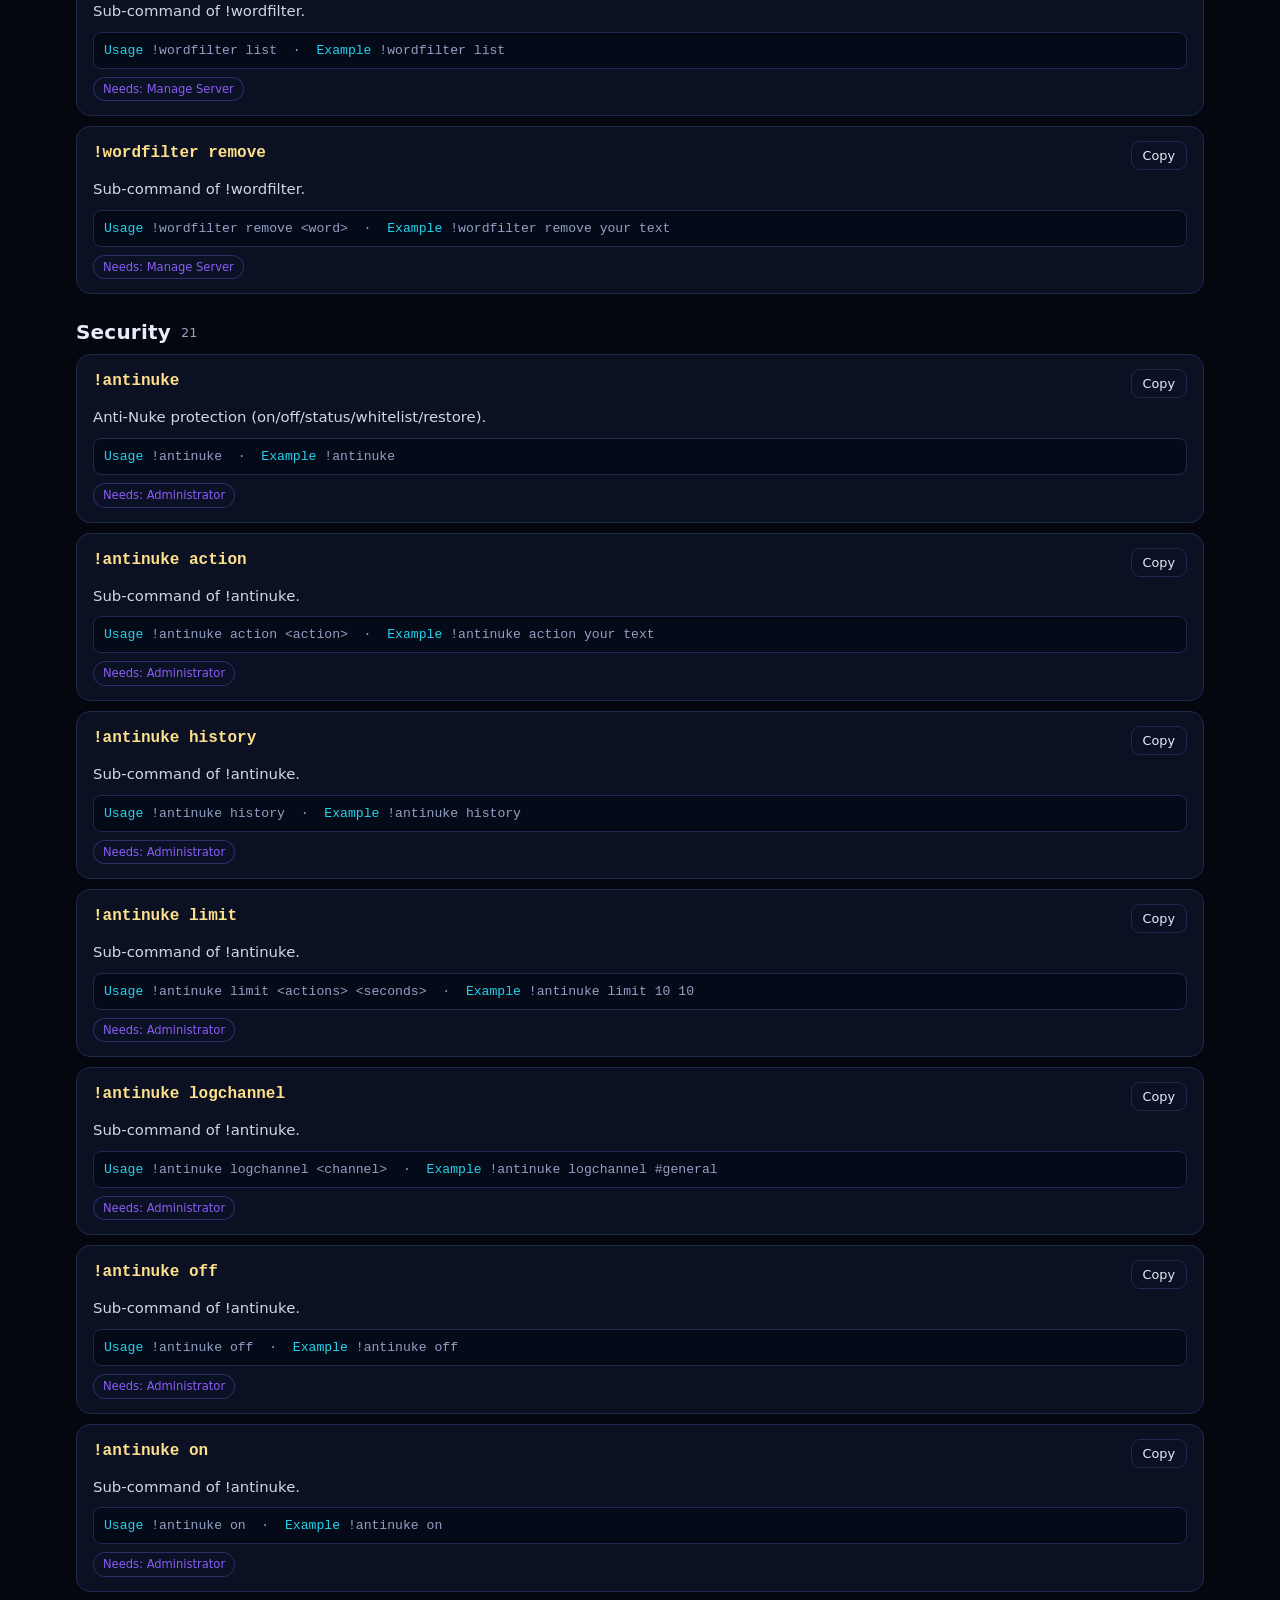
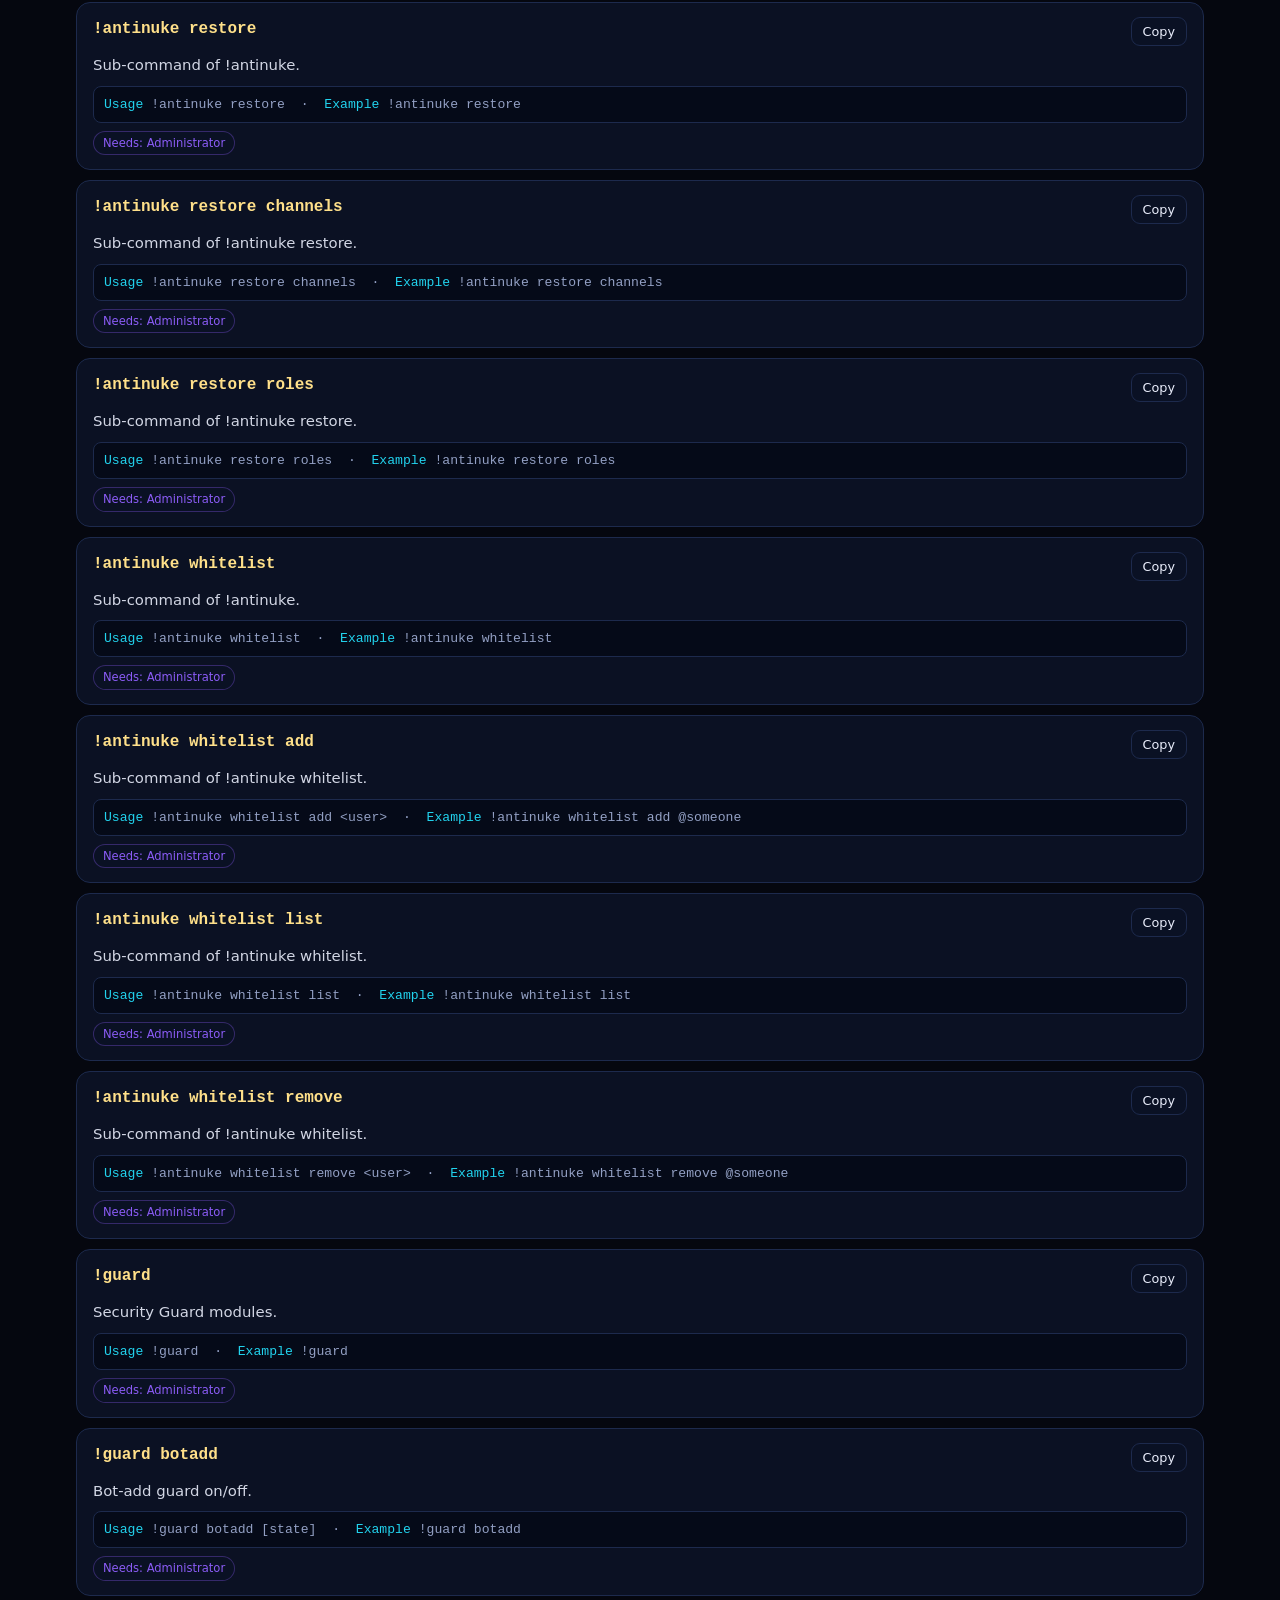
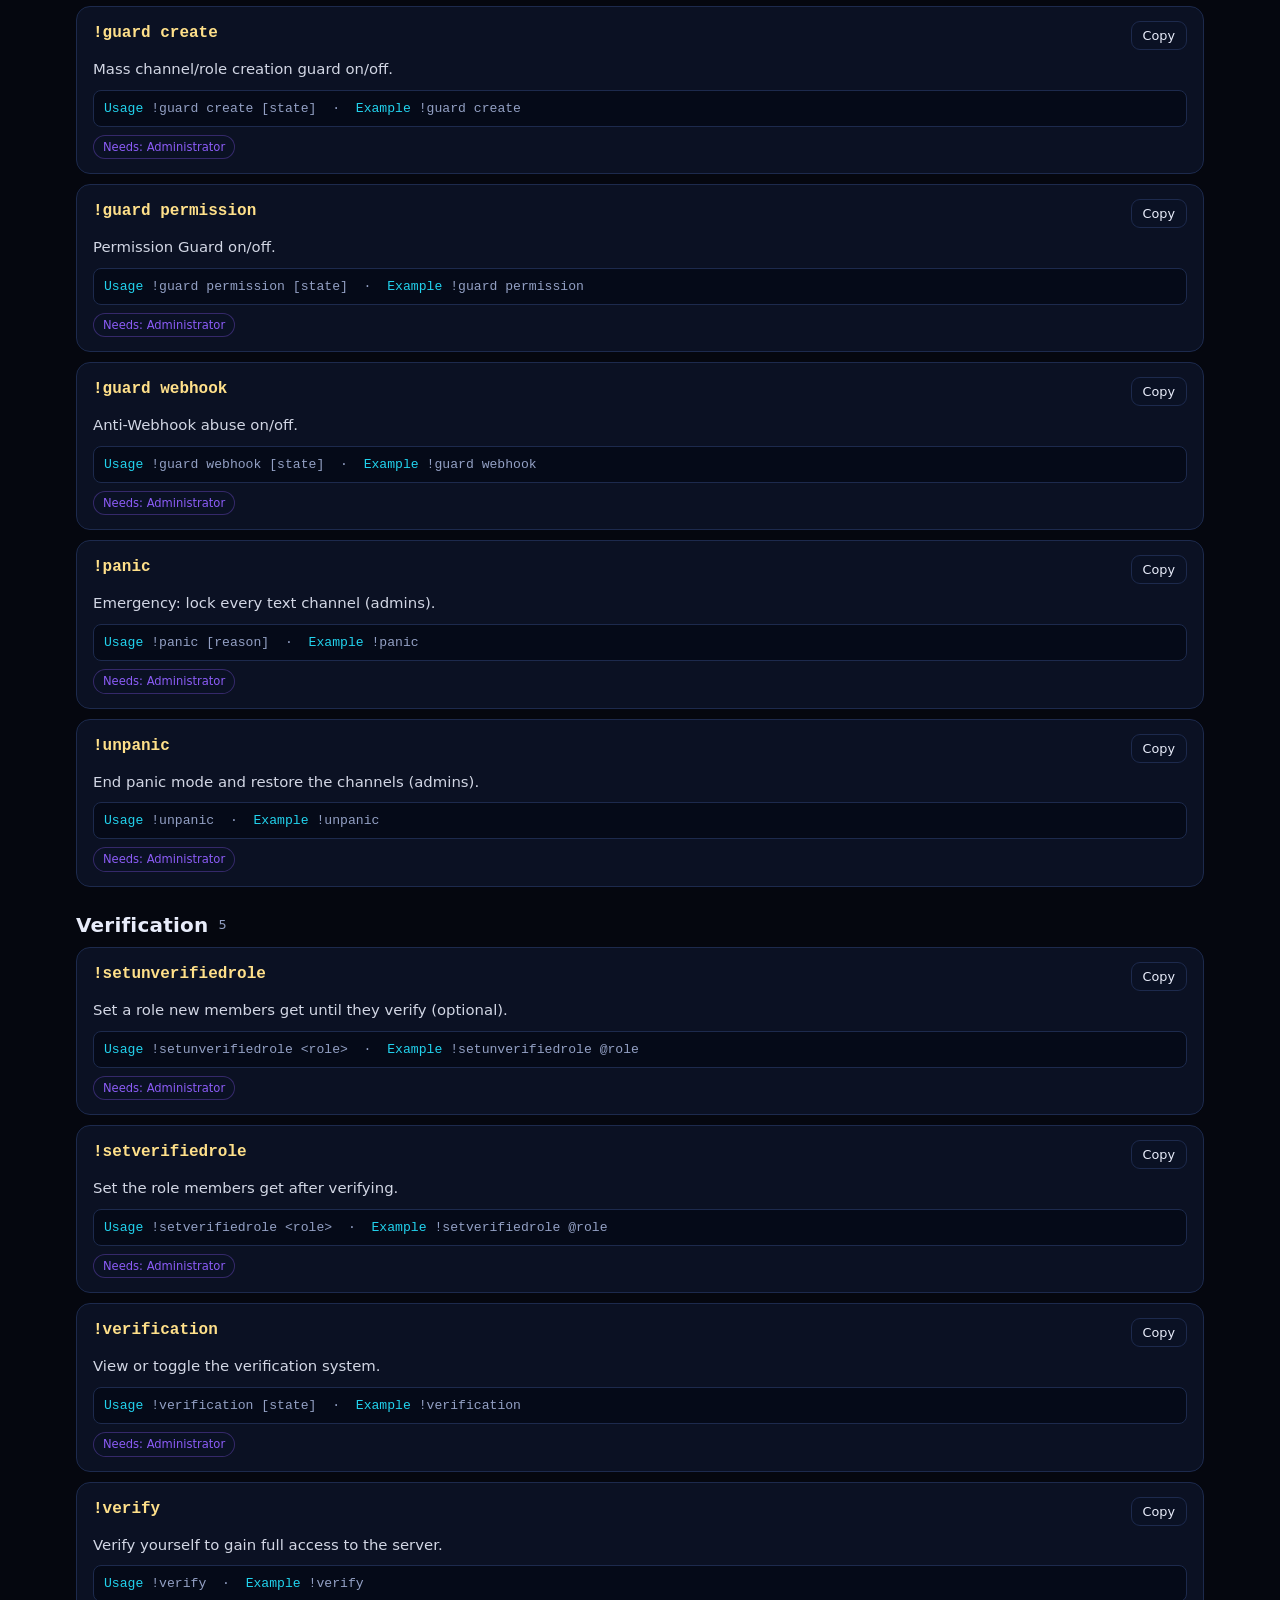
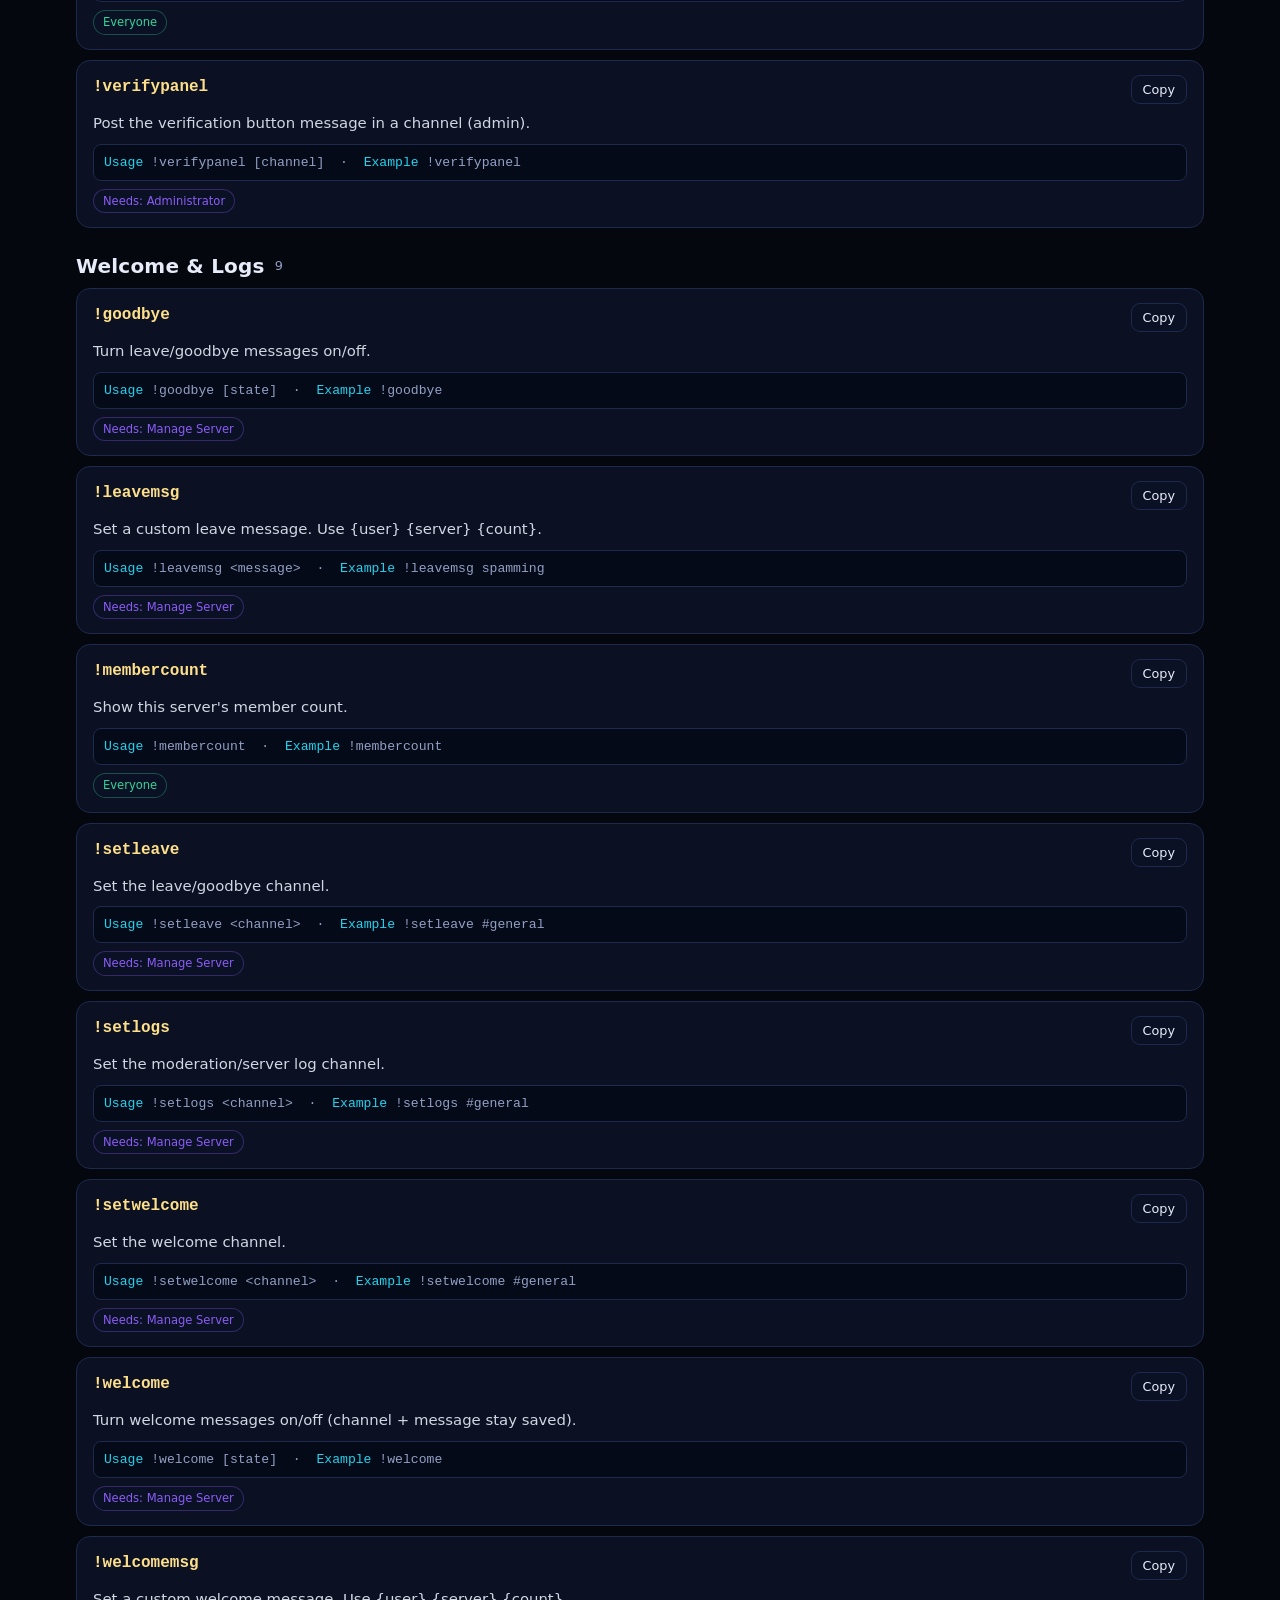
<file: commands.html>
<!doctype html>
<html lang="en" class="no-js">
<head>
<meta charset="utf-8">
<meta name="viewport" content="width=device-width,initial-scale=1">
<title>Commands — SK1.0</title>
<meta name="description" content="Complete list of SK1.0 Discord bot commands with descriptions, usage examples and required permissions.">
<meta name="theme-color" content="#05070f">
<link rel="icon" type="image/svg+xml" href="assets/favicon.svg">
<link rel="stylesheet" href="style.css">
</head>
<body data-page="commands">
<a class="skip" href="#main">Skip to content</a>
<div class="bg-glow"></div><div class="bg-grid"></div><canvas id="bg-canvas" aria-hidden="true"></canvas>
<div id="site-nav"></div>
<main id="main">
<div class="wrap">
  <div class="page-head"><h1><span class="grad">Commands</span></h1>
    <p><span data-total>…</span> commands in 15 categories (<span data-slash>…</span> also work as slash commands). Generated automatically from the bot's source code. Owner-only maintenance commands are not listed.</p>
    <div class="cta" style="margin-top:18px"><a class="btn btn-primary btn-sm" data-invite href="#">➕ Add to Discord</a></div></div>
</div>
<div class="toolbar"><div class="wrap">
  <input id="cmd-search" class="search" type="search" placeholder="Search commands… (try: ban, ticket, shop, antinuke)" aria-label="Search commands" autocomplete="off">
  <div class="chips" id="chips" aria-label="Categories"></div>
</div></div>
<div class="wrap">
  <div class="meta-row"><span id="cmd-count" aria-live="polite"></span>
    <span style="display:flex;gap:14px;align-items:center;flex-wrap:wrap">
      <label style="cursor:pointer"><input type="checkbox" id="slash-only"> Slash commands only</label>
      <span>Prefix: <span class="prefix-switch"><button type="button" class="on" data-p="!">!</button><button type="button" data-p="sk ">sk </button></span></span></span></div>
  <p style="color:var(--muted);font-size:.88rem;margin:0">Use <code>&lt;angle&gt;</code> for required and <code>[square]</code> for optional values. Servers can change the prefix with <code>!setprefix</code>. “Copy” copies a ready-to-paste example.</p>
  <div id="cmd-list"><noscript><div class="empty">Please enable JavaScript to browse the command list.</div></noscript></div>
</div>
<div style="height:30px"></div>
</main>
<div id="site-footer"></div>
<script src="site-config.js"></script>
<script src="data/commands.js"></script>
<script src="script.js"></script>
</body>
</html>
</file>
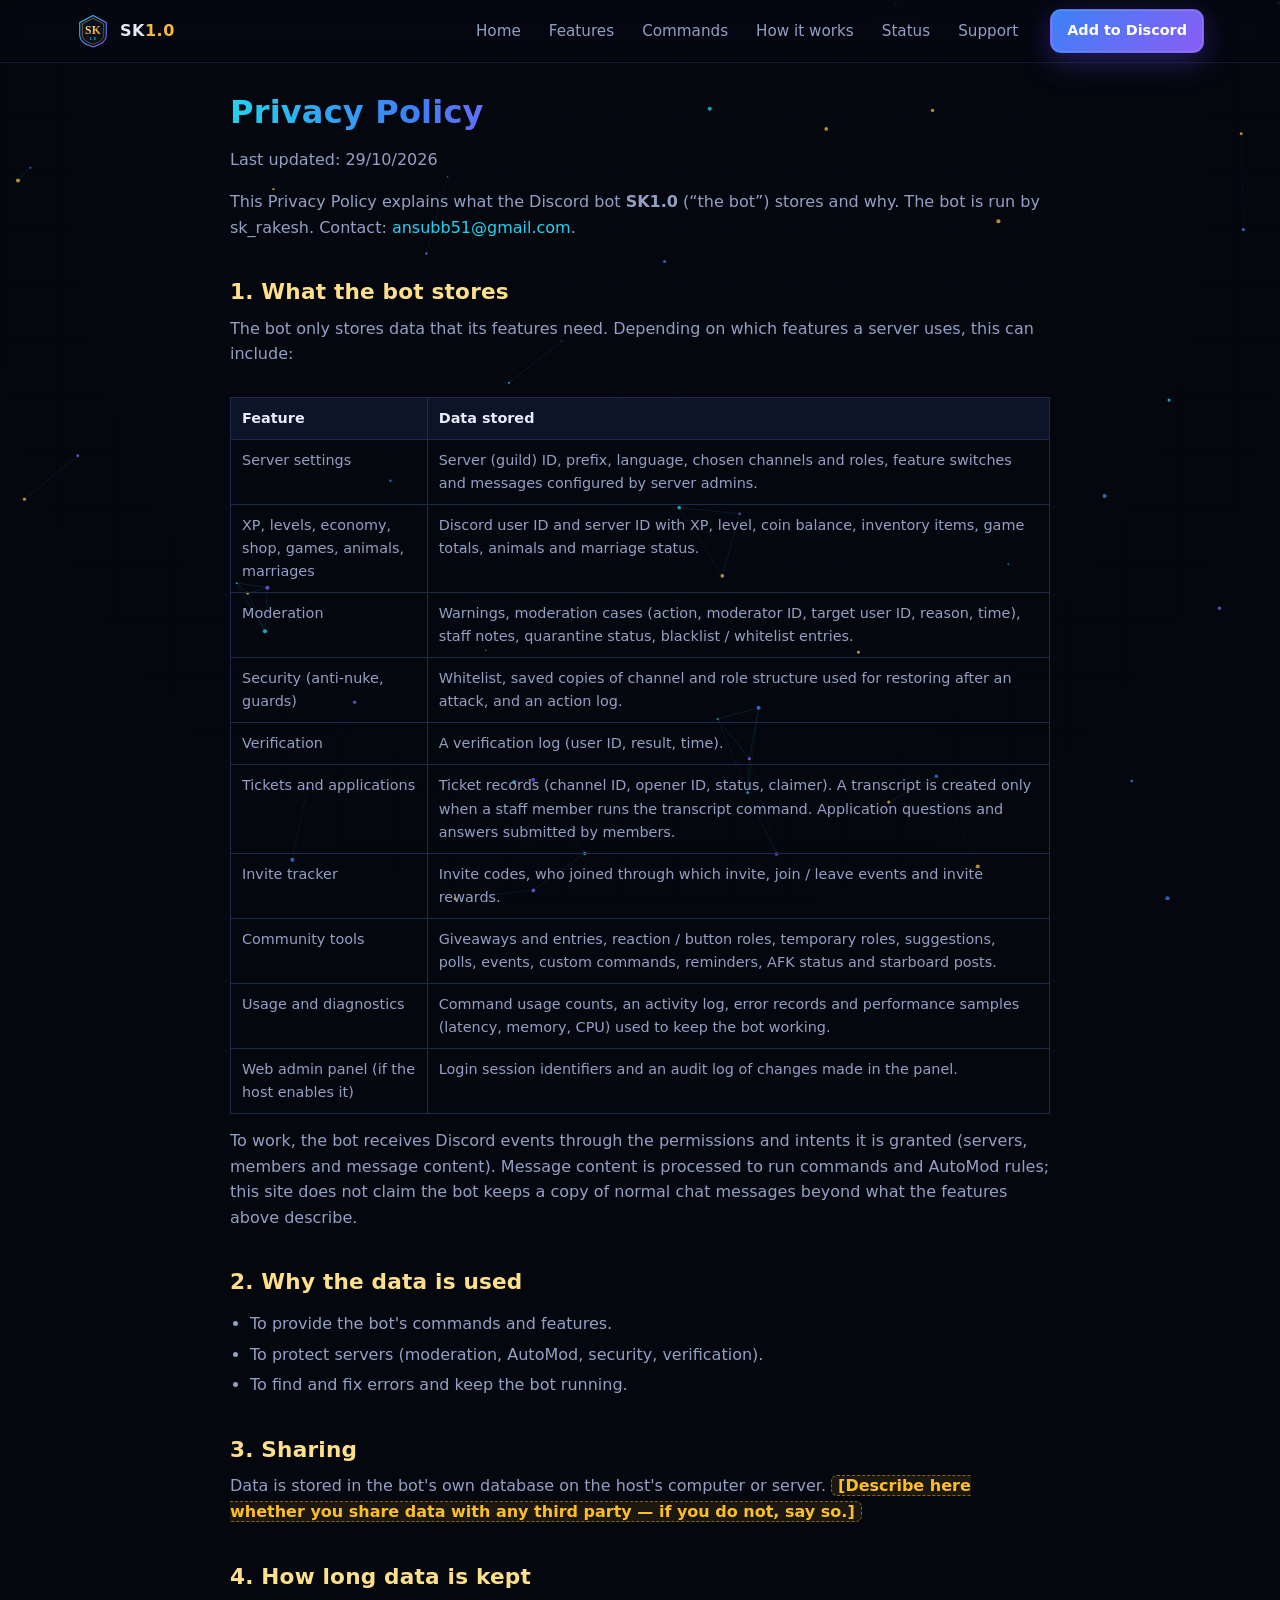
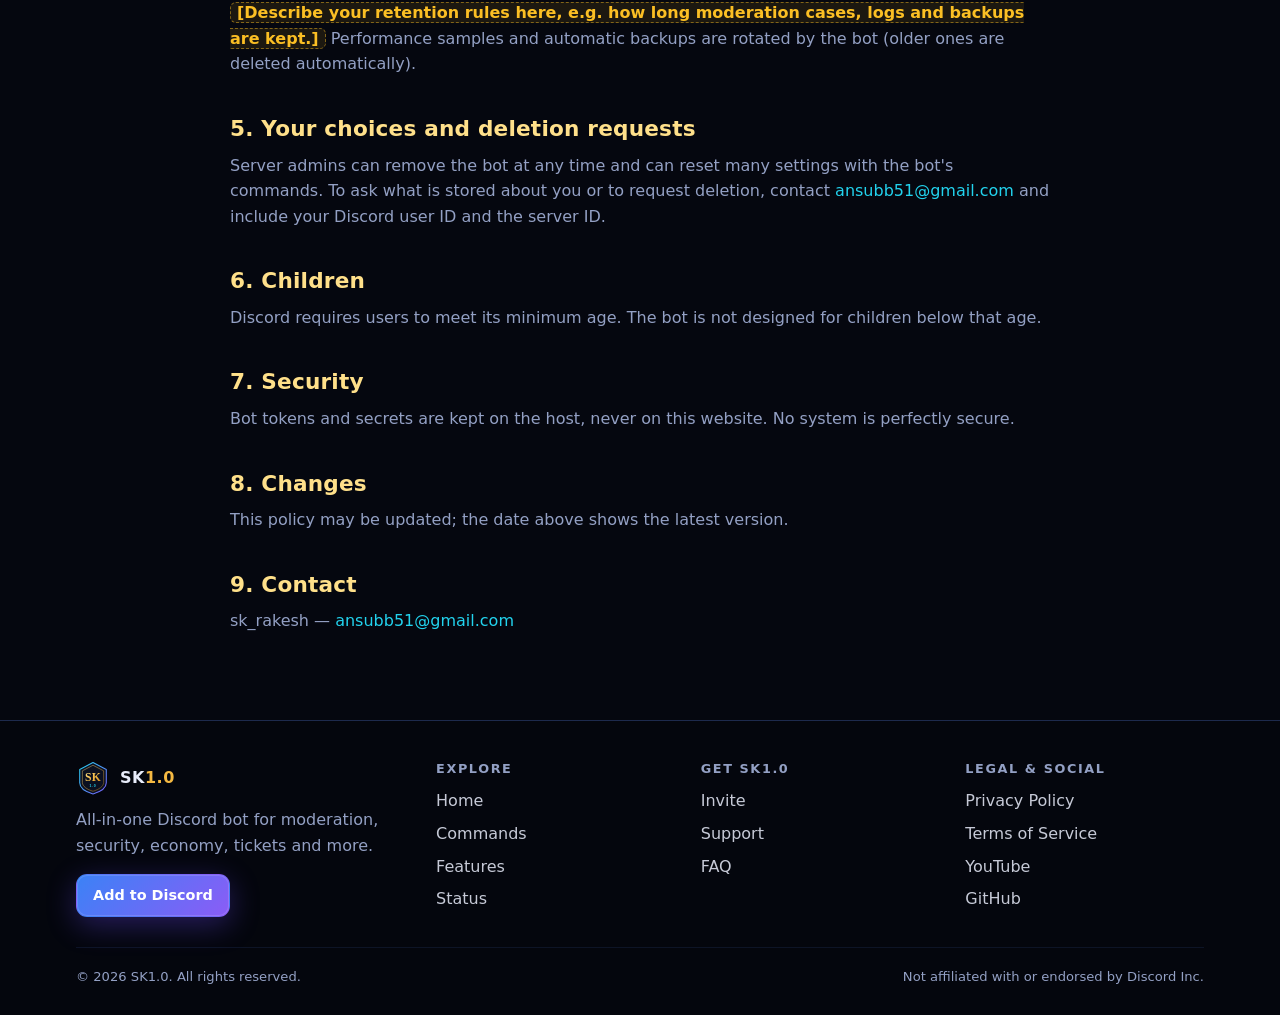
<file: privacy.html>
<!doctype html>
<html lang="en" class="no-js">
<head>
<meta charset="utf-8">
<meta name="viewport" content="width=device-width,initial-scale=1">
<title>Privacy Policy — SK1.0</title>
<meta name="description" content="Privacy Policy of the SK1.0 Discord bot.">
<meta name="theme-color" content="#05070f">
<link rel="icon" type="image/svg+xml" href="assets/favicon.svg">
<link rel="stylesheet" href="style.css">
</head>
<body data-page="privacy">
<a class="skip" href="#main">Skip to content</a>
<div class="bg-glow"></div><div class="bg-grid"></div><canvas id="bg-canvas" aria-hidden="true"></canvas>
<div id="site-nav"></div>
<main id="main"><div class="wrap"><div class="legal">
<h1><span class="grad">Privacy Policy</span></h1>
<p>Last updated: <span data-config="lastUpdated"></span></p>
<div class="notice" id="tpl-notice"><b>Template notice for the site owner:</b> this page is an editable template written from what the bot actually stores. Yellow <span class="ph">[…not set yet]</span> boxes fill in automatically from <code>site-config.js</code>. This text is not legal advice — please read it, adjust it to your situation and local law, and ask a qualified person if unsure. This notice hides itself once contact email, controller name and date are set.</div>
<p>This Privacy Policy explains what the Discord bot <b>SK1.0</b> (“the bot”) stores and why. The bot is run by <span data-config="controllerName"></span>. Contact: <span data-config-mail></span>.</p>

<h2>1. What the bot stores</h2>
<p>The bot only stores data that its features need. Depending on which features a server uses, this can include:</p>
<div class="tbl-wrap"><table class="tbl"><thead><tr><th>Feature</th><th>Data stored</th></tr></thead><tbody>
<tr><td>Server settings</td><td>Server (guild) ID, prefix, language, chosen channels and roles, feature switches and messages configured by server admins.</td></tr>
<tr><td>XP, levels, economy, shop, games, animals, marriages</td><td>Discord user ID and server ID with XP, level, coin balance, inventory items, game totals, animals and marriage status.</td></tr>
<tr><td>Moderation</td><td>Warnings, moderation cases (action, moderator ID, target user ID, reason, time), staff notes, quarantine status, blacklist / whitelist entries.</td></tr>
<tr><td>Security (anti-nuke, guards)</td><td>Whitelist, saved copies of channel and role structure used for restoring after an attack, and an action log.</td></tr>
<tr><td>Verification</td><td>A verification log (user ID, result, time).</td></tr>
<tr><td>Tickets and applications</td><td>Ticket records (channel ID, opener ID, status, claimer). A transcript is created only when a staff member runs the transcript command. Application questions and answers submitted by members.</td></tr>
<tr><td>Invite tracker</td><td>Invite codes, who joined through which invite, join / leave events and invite rewards.</td></tr>
<tr><td>Community tools</td><td>Giveaways and entries, reaction / button roles, temporary roles, suggestions, polls, events, custom commands, reminders, AFK status and starboard posts.</td></tr>
<tr><td>Usage and diagnostics</td><td>Command usage counts, an activity log, error records and performance samples (latency, memory, CPU) used to keep the bot working.</td></tr>
<tr><td>Web admin panel (if the host enables it)</td><td>Login session identifiers and an audit log of changes made in the panel.</td></tr>
</tbody></table></div>
<p>To work, the bot receives Discord events through the permissions and intents it is granted (servers, members and message content). Message content is processed to run commands and AutoMod rules; this site does not claim the bot keeps a copy of normal chat messages beyond what the features above describe.</p>

<h2>2. Why the data is used</h2>
<ul><li>To provide the bot's commands and features.</li><li>To protect servers (moderation, AutoMod, security, verification).</li><li>To find and fix errors and keep the bot running.</li></ul>

<h2>3. Sharing</h2>
<p>Data is stored in the bot's own database on the host's computer or server. <span class="ph">[Describe here whether you share data with any third party — if you do not, say so.]</span></p>

<h2>4. How long data is kept</h2>
<p><span class="ph">[Describe your retention rules here, e.g. how long moderation cases, logs and backups are kept.]</span> Performance samples and automatic backups are rotated by the bot (older ones are deleted automatically).</p>

<h2>5. Your choices and deletion requests</h2>
<p>Server admins can remove the bot at any time and can reset many settings with the bot's commands. To ask what is stored about you or to request deletion, contact <span data-config-mail></span> and include your Discord user ID and the server ID.</p>

<h2>6. Children</h2>
<p>Discord requires users to meet its minimum age. The bot is not designed for children below that age.</p>

<h2>7. Security</h2>
<p>Bot tokens and secrets are kept on the host, never on this website. No system is perfectly secure.</p>

<h2>8. Changes</h2>
<p>This policy may be updated; the date above shows the latest version.</p>

<h2>9. Contact</h2>
<p><span data-config="controllerName"></span> — <span data-config-mail></span></p>
</div></div></main>
<div id="site-footer"></div>
<script src="site-config.js"></script>
<script src="data/commands.js"></script>
<script src="script.js"></script>
<script>document.addEventListener("DOMContentLoaded",function(){var c=window.SK_CONFIG||{};if(c.contactEmail&&c.controllerName&&c.lastUpdated){var n=document.getElementById("tpl-notice");if(n)n.remove();}});</script>
</body>
</html>
</file>
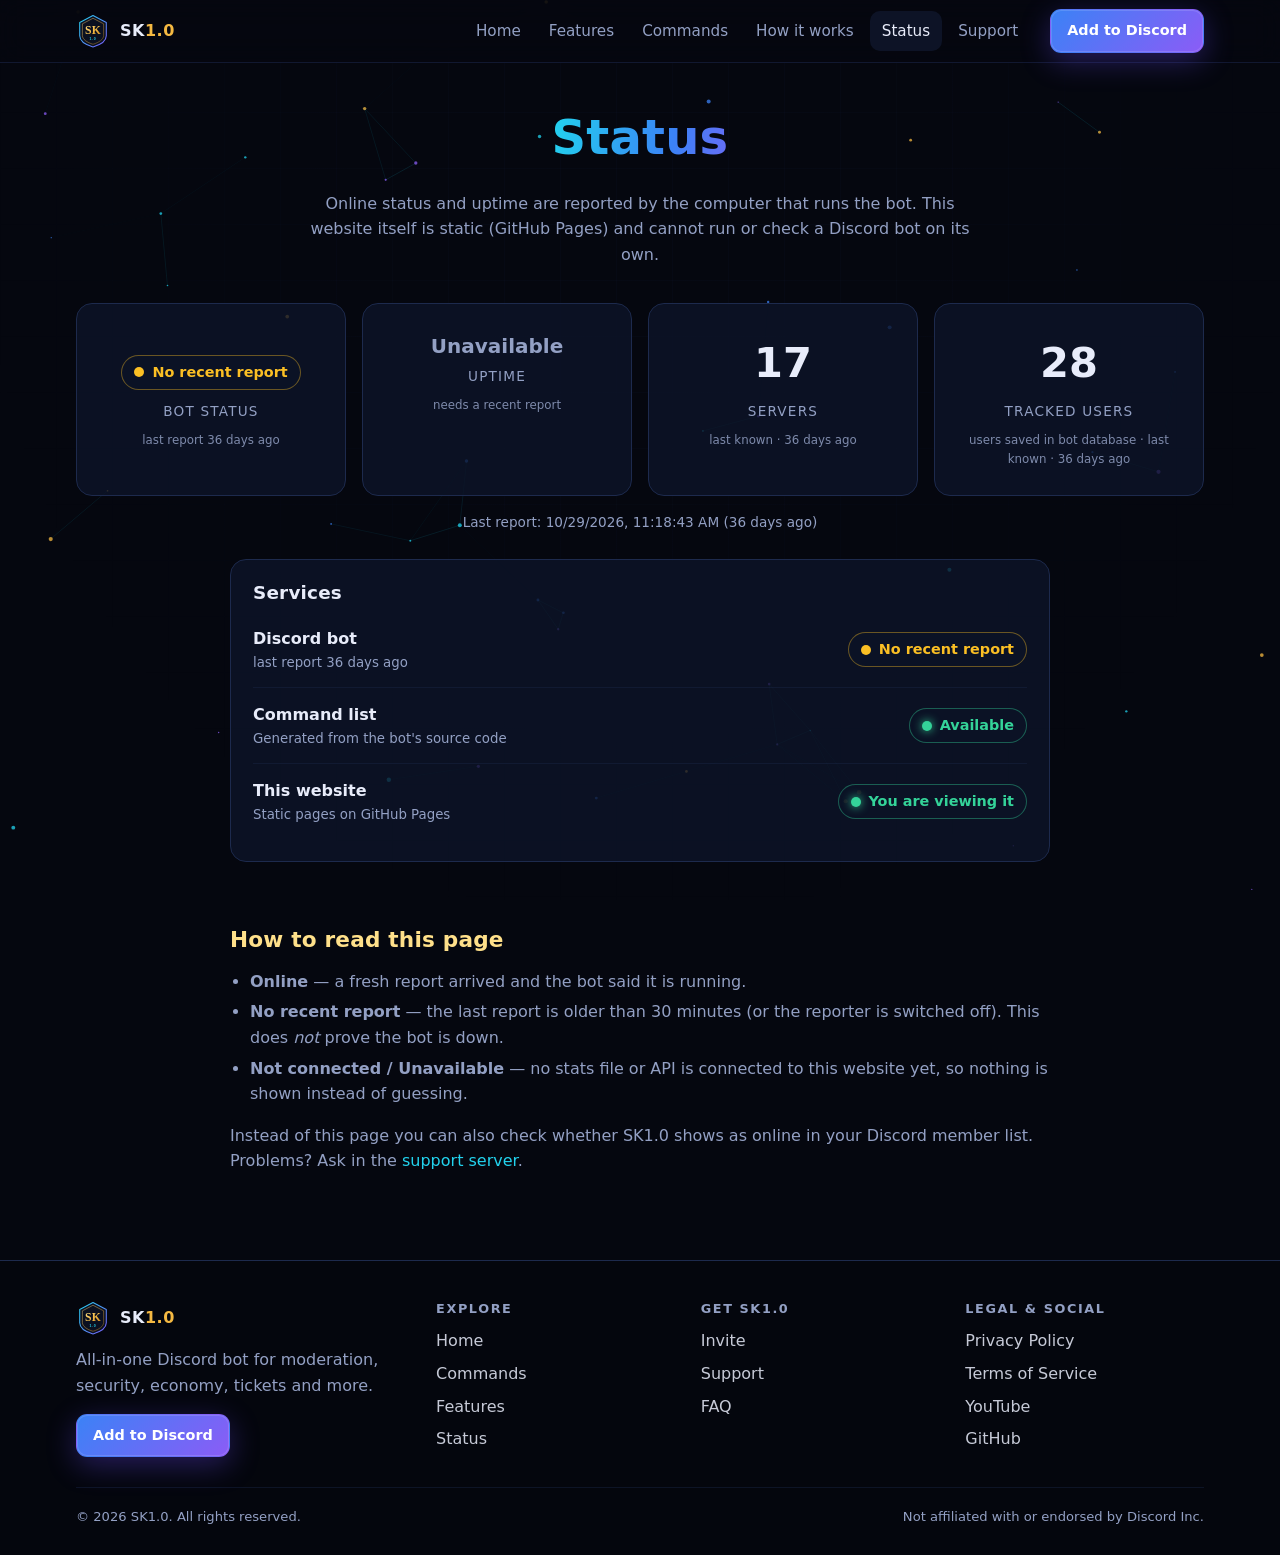
<file: status.html>
<!doctype html>
<html lang="en" class="no-js">
<head>
<meta charset="utf-8">
<meta name="viewport" content="width=device-width,initial-scale=1">
<title>Status — SK1.0</title>
<meta name="description" content="Live status and uptime of the SK1.0 Discord bot.">
<meta name="theme-color" content="#05070f">
<link rel="icon" type="image/svg+xml" href="assets/favicon.svg">
<link rel="stylesheet" href="style.css">
</head>
<body data-page="status">
<a class="skip" href="#main">Skip to content</a>
<div class="bg-glow"></div><div class="bg-grid"></div><canvas id="bg-canvas" aria-hidden="true"></canvas>
<div id="site-nav"></div>
<main id="main">
<div class="wrap">
  <div class="page-head"><h1><span class="grad">Status</span></h1>
    <p>Online status and uptime are reported by the computer that runs the bot. This website itself is static (GitHub Pages) and cannot run or check a Discord bot on its own.</p></div>
  <div class="grid g4" style="margin-top:26px">
    <div class="card stat"><div class="num"><span id="st-status"><span class="pill na-p"><span class="dot"></span>Checking…</span></span></div><div class="label">Bot status</div><span class="note"></span></div>
    <div class="card stat"><div class="num na" id="st-uptime">Unavailable</div><div class="label">Uptime</div><span class="note"></span></div>
    <div class="card stat"><div class="num na" id="st-servers">Unavailable</div><div class="label">Servers</div><span class="note"></span></div>
    <div class="card stat"><div class="num na" id="st-users">Unavailable</div><div class="label">Tracked users</div><span class="note"></span></div>
  </div>
  <p class="stats-foot">Last report: <span id="st-updated">—</span></p>
  <div class="card" style="max-width:820px;margin:26px auto 0">
    <h3>Services</h3>
    <div class="svc"><div><b>Discord bot</b><small id="st-svc-bot-detail">Reported by the bot's host</small></div><span id="st-svc-bot"><span class="pill na-p"><span class="dot"></span>Checking…</span></span></div>
    <div class="svc"><div><b>Command list</b><small>Generated from the bot's source code</small></div><span class="pill ok"><span class="dot"></span>Available</span></div>
    <div class="svc"><div><b>This website</b><small>Static pages on GitHub Pages</small></div><span class="pill ok"><span class="dot"></span>You are viewing it</span></div>
  </div>
  <div class="legal" style="padding-top:26px">
    <h2>How to read this page</h2>
    <ul>
      <li><b>Online</b> — a fresh report arrived and the bot said it is running.</li>
      <li><b>No recent report</b> — the last report is older than <span id="stale-min">30</span> minutes (or the reporter is switched off). This does <i>not</i> prove the bot is down.</li>
      <li><b>Not connected / Unavailable</b> — no stats file or API is connected to this website yet, so nothing is shown instead of guessing.</li>
    </ul>
    <p>Instead of this page you can also check whether SK1.0 shows as online in your Discord member list. Problems? Ask in the <a data-support href="#">support server</a>.</p>
  </div>
</div>
<script>document.addEventListener("DOMContentLoaded",function(){var n=document.getElementById("stale-min");if(n&&window.SK_CONFIG&&SK_CONFIG.statsStaleMinutes)n.textContent=SK_CONFIG.statsStaleMinutes;});</script>
</main>
<div id="site-footer"></div>
<script src="site-config.js"></script>
<script src="data/commands.js"></script>
<script src="script.js"></script>
</body>
</html>
</file>
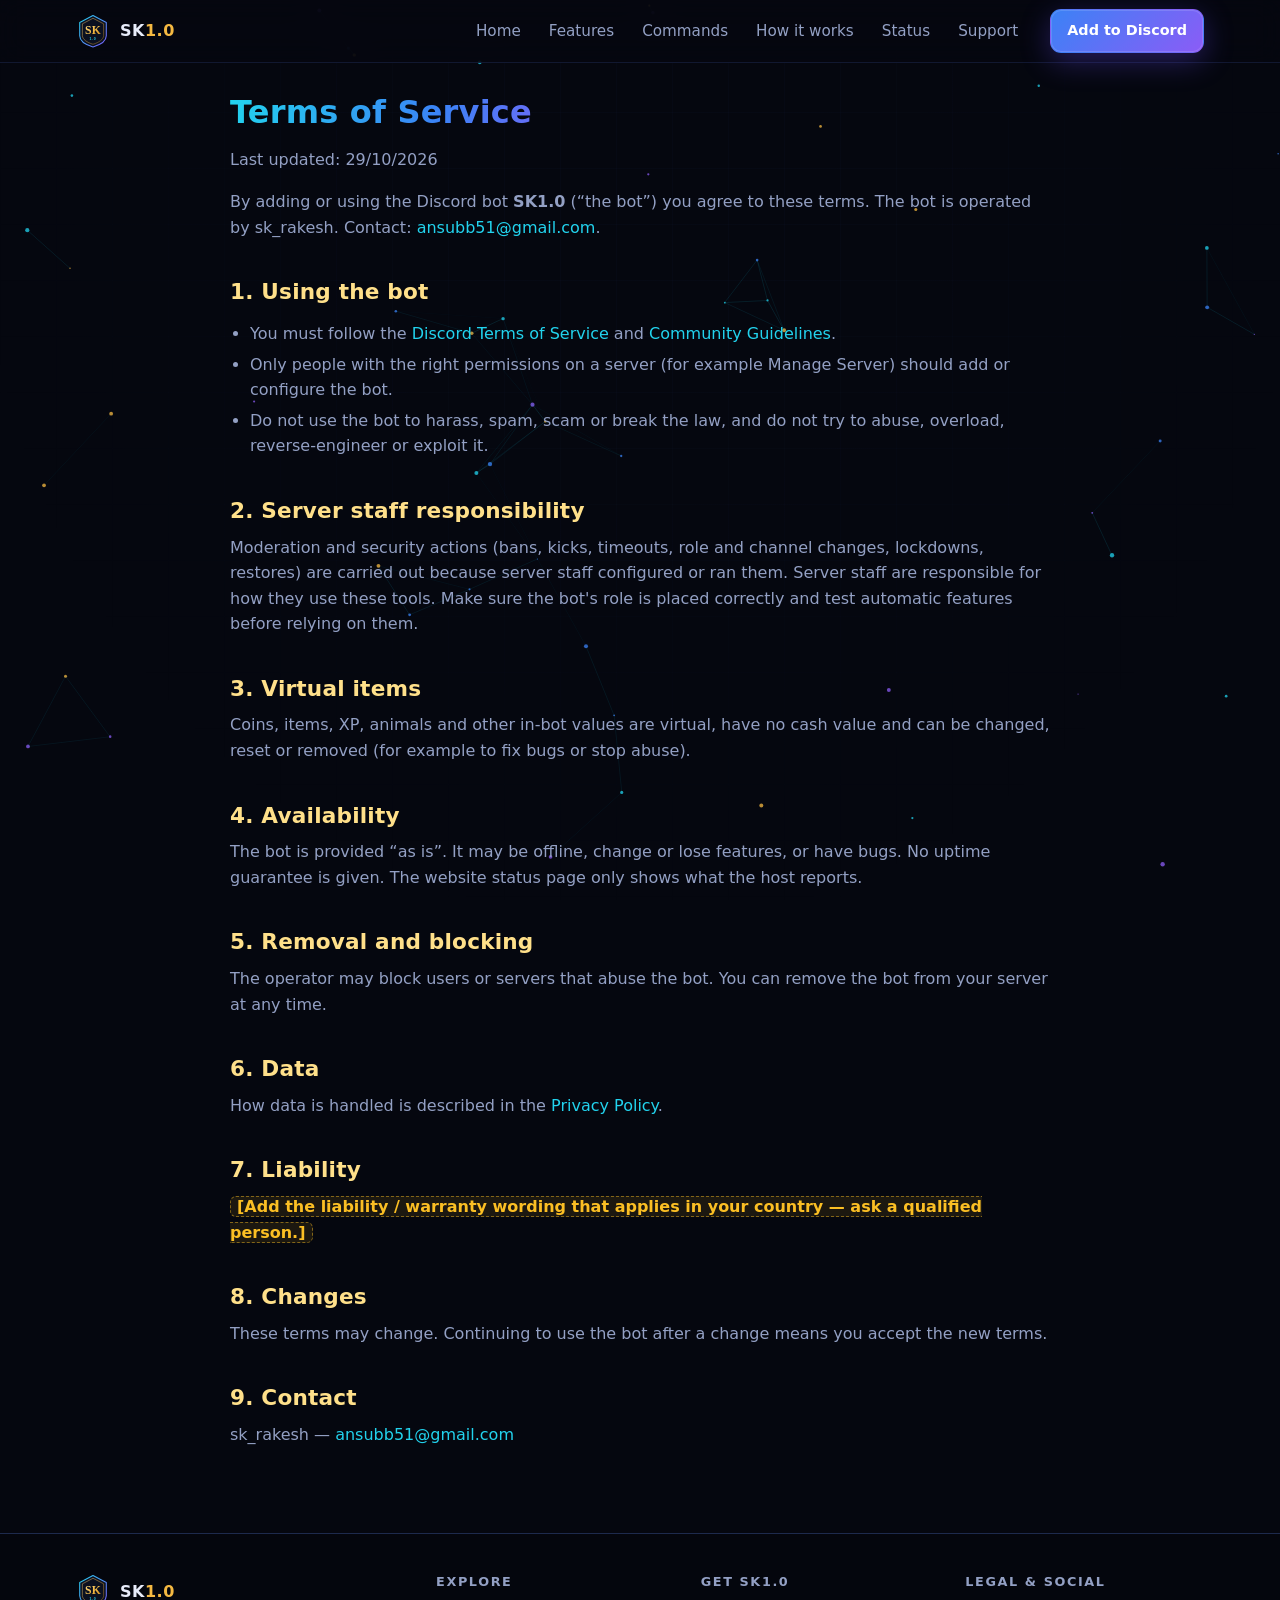
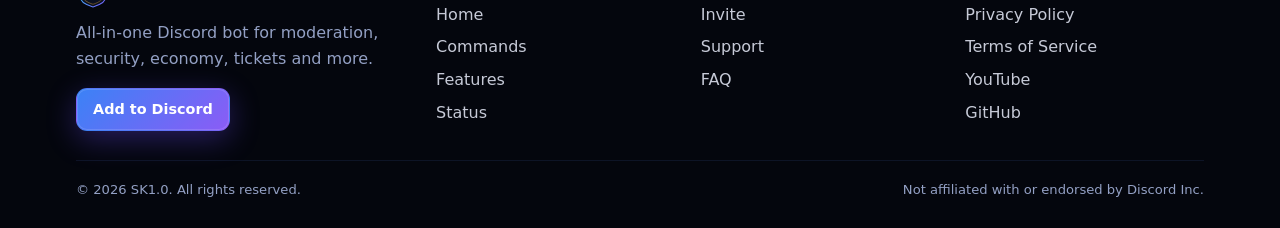
<file: terms.html>
<!doctype html>
<html lang="en" class="no-js">
<head>
<meta charset="utf-8">
<meta name="viewport" content="width=device-width,initial-scale=1">
<title>Terms of Service — SK1.0</title>
<meta name="description" content="Terms of Service of the SK1.0 Discord bot.">
<meta name="theme-color" content="#05070f">
<link rel="icon" type="image/svg+xml" href="assets/favicon.svg">
<link rel="stylesheet" href="style.css">
</head>
<body data-page="terms">
<a class="skip" href="#main">Skip to content</a>
<div class="bg-glow"></div><div class="bg-grid"></div><canvas id="bg-canvas" aria-hidden="true"></canvas>
<div id="site-nav"></div>
<main id="main"><div class="wrap"><div class="legal">
<h1><span class="grad">Terms of Service</span></h1>
<p>Last updated: <span data-config="lastUpdated"></span></p>
<div class="notice" id="tpl-notice"><b>Template notice for the site owner:</b> this page is an editable template written from what the bot actually stores. Yellow <span class="ph">[…not set yet]</span> boxes fill in automatically from <code>site-config.js</code>. This text is not legal advice — please read it, adjust it to your situation and local law, and ask a qualified person if unsure. This notice hides itself once contact email, controller name and date are set.</div>
<p>By adding or using the Discord bot <b>SK1.0</b> (“the bot”) you agree to these terms. The bot is operated by <span data-config="controllerName"></span>. Contact: <span data-config-mail></span>.</p>

<h2>1. Using the bot</h2>
<ul><li>You must follow the <a href="https://discord.com/terms" target="_blank" rel="noopener noreferrer">Discord Terms of Service</a> and <a href="https://discord.com/guidelines" target="_blank" rel="noopener noreferrer">Community Guidelines</a>.</li>
<li>Only people with the right permissions on a server (for example Manage Server) should add or configure the bot.</li>
<li>Do not use the bot to harass, spam, scam or break the law, and do not try to abuse, overload, reverse-engineer or exploit it.</li></ul>

<h2>2. Server staff responsibility</h2>
<p>Moderation and security actions (bans, kicks, timeouts, role and channel changes, lockdowns, restores) are carried out because server staff configured or ran them. Server staff are responsible for how they use these tools. Make sure the bot's role is placed correctly and test automatic features before relying on them.</p>

<h2>3. Virtual items</h2>
<p>Coins, items, XP, animals and other in-bot values are virtual, have no cash value and can be changed, reset or removed (for example to fix bugs or stop abuse).</p>

<h2>4. Availability</h2>
<p>The bot is provided “as is”. It may be offline, change or lose features, or have bugs. No uptime guarantee is given. The website status page only shows what the host reports.</p>

<h2>5. Removal and blocking</h2>
<p>The operator may block users or servers that abuse the bot. You can remove the bot from your server at any time.</p>

<h2>6. Data</h2>
<p>How data is handled is described in the <a href="privacy.html">Privacy Policy</a>.</p>

<h2>7. Liability</h2>
<p><span class="ph">[Add the liability / warranty wording that applies in your country — ask a qualified person.]</span></p>

<h2>8. Changes</h2>
<p>These terms may change. Continuing to use the bot after a change means you accept the new terms.</p>

<h2>9. Contact</h2>
<p><span data-config="controllerName"></span> — <span data-config-mail></span></p>
</div></div></main>
<div id="site-footer"></div>
<script src="site-config.js"></script>
<script src="data/commands.js"></script>
<script src="script.js"></script>
<script>document.addEventListener("DOMContentLoaded",function(){var c=window.SK_CONFIG||{};if(c.contactEmail&&c.controllerName&&c.lastUpdated){var n=document.getElementById("tpl-notice");if(n)n.remove();}});</script>
</body>
</html>
</file>
<file: style.css>
/* SK1.0 website — style.css (mobile-first) */
:root{
  --bg:#05070f; --bg2:#0a0f1f; --card:#0d1428cc; --card-solid:#0d1428; --line:#1d2a4d;
  --text:#e8ecfa; --muted:#93a0c4; --cyan:#22d3ee; --blue:#3b82f6; --purple:#8b5cf6; --gold:#f5b942; --gold2:#ffe08a;
  --ok:#34d399; --warn:#fbbf24; --bad:#f87171;
  --radius:16px; --maxw:1160px;
  --font:"Segoe UI",Inter,system-ui,-apple-system,Roboto,"Helvetica Neue",Arial,sans-serif;
  --mono:ui-monospace,SFMono-Regular,Menlo,Consolas,"Liberation Mono",monospace;
}
*{box-sizing:border-box}
html{scroll-behavior:smooth;-webkit-text-size-adjust:100%}
body{margin:0;background:var(--bg);color:var(--text);font-family:var(--font);line-height:1.6;overflow-x:hidden;min-height:100vh}
img,svg{max-width:100%;display:block}
a{color:var(--cyan);text-decoration:none}
a:hover{text-decoration:underline}
h1,h2,h3,h4{line-height:1.2;margin:0 0 .5em;letter-spacing:.2px}
p{margin:0 0 1em}
code,kbd{font-family:var(--mono)}
:focus-visible{outline:2px solid var(--cyan);outline-offset:3px;border-radius:6px}
.wrap{width:100%;max-width:var(--maxw);margin:0 auto;padding:0 16px}
.skip{position:absolute;left:-999px;top:8px;background:var(--cyan);color:#001;padding:8px 12px;border-radius:8px;z-index:200}
.skip:focus{left:8px}

/* animated backdrop */
#bg-canvas{position:fixed;inset:0;width:100%;height:100%;z-index:-2;pointer-events:none}
.bg-glow{position:fixed;inset:0;z-index:-3;pointer-events:none;
  background:radial-gradient(900px 500px at 15% -5%,#2b1d6a55,transparent 60%),radial-gradient(800px 500px at 100% 10%,#0e7490444,transparent 60%),radial-gradient(700px 500px at 50% 110%,#b9781a22,transparent 60%),var(--bg)}
.bg-grid{position:fixed;inset:0;z-index:-2;pointer-events:none;opacity:.35;
  background-image:linear-gradient(#1d2a4d44 1px,transparent 1px),linear-gradient(90deg,#1d2a4d44 1px,transparent 1px);background-size:56px 56px;
  mask-image:radial-gradient(ellipse at 50% 20%,#000 20%,transparent 75%);-webkit-mask-image:radial-gradient(ellipse at 50% 20%,#000 20%,transparent 75%)}

/* nav */
.nav{position:sticky;top:0;z-index:100;backdrop-filter:blur(14px);-webkit-backdrop-filter:blur(14px);background:#05070fcc;border-bottom:1px solid #1d2a4d88}
.nav .wrap{display:flex;align-items:center;gap:12px;height:62px}
.brand{display:flex;align-items:center;gap:10px;color:var(--text);font-weight:800;letter-spacing:.5px}
.brand:hover{text-decoration:none}
.brand img{width:34px;height:34px}
.brand span b{color:var(--gold)}
.nav-links{display:none;margin-left:auto;gap:4px;align-items:center}
.nav-links a{color:var(--muted);padding:8px 12px;border-radius:10px;font-size:.95rem}
.nav-links a:hover,.nav-links a.active{color:var(--text);background:#1d2a4d66;text-decoration:none}
.nav .btn-sm{margin-left:auto}
.nav-toggle{background:none;border:1px solid var(--line);color:var(--text);width:42px;height:42px;border-radius:10px;font-size:1.3rem;cursor:pointer}
.mobile-menu{display:none;border-top:1px solid var(--line);background:#070b17f2;padding:10px 16px 16px}
.mobile-menu.open{display:block}
.mobile-menu a{display:block;padding:12px 8px;color:var(--text);border-bottom:1px solid #1d2a4d55}
.mobile-menu .btn{margin-top:12px;width:100%}
@media(min-width:900px){.nav-links{display:flex}.nav-toggle,.mobile-menu{display:none!important}.nav .btn-sm{margin-left:8px}}

/* buttons */
.btn{display:inline-flex;align-items:center;justify-content:center;gap:8px;padding:14px 26px;border-radius:14px;border:1px solid transparent;font-weight:700;font-size:1rem;cursor:pointer;color:#fff;font-family:inherit;transition:transform .2s,box-shadow .2s,background .2s;text-decoration:none!important}
.btn:hover{transform:translateY(-2px)}
.btn-primary{background:linear-gradient(135deg,var(--blue),var(--purple));box-shadow:0 8px 30px #6d4cff55,inset 0 0 0 1px #ffffff22}
.btn-primary:hover{box-shadow:0 12px 40px #6d4cffaa,0 0 0 1px var(--cyan)}
.btn-ghost{background:#0d142899;border-color:var(--line);color:var(--text)}
.btn-ghost:hover{border-color:var(--cyan);box-shadow:0 0 24px #22d3ee33}
.btn-gold{background:linear-gradient(135deg,var(--gold2),var(--gold));color:#2a1a00}
.btn-sm{padding:9px 16px;font-size:.9rem;border-radius:11px}
.btn.disabled,.btn[aria-disabled="true"]{opacity:.85}
.badge-unset{display:inline-block;font-size:.72rem;font-weight:700;letter-spacing:.4px;text-transform:uppercase;padding:2px 8px;border-radius:999px;background:#fbbf2422;color:var(--warn);border:1px solid #fbbf2455;margin-left:8px;vertical-align:middle}

/* hero */
.hero{padding:56px 0 40px;text-align:center;position:relative}
.hero-logo{width:128px;height:128px;margin:0 auto 18px;filter:drop-shadow(0 0 28px #22d3ee66);animation:float 5s ease-in-out infinite}
.hero-logo img{width:100%;height:100%;border-radius:50%;object-fit:cover}
@keyframes float{50%{transform:translateY(-10px)}}
.eyebrow{display:inline-block;padding:6px 14px;border:1px solid var(--line);border-radius:999px;color:var(--cyan);font-size:.82rem;letter-spacing:1.4px;text-transform:uppercase;background:#0d142899;margin-bottom:16px}
.hero h1{font-size:clamp(2.4rem,9vw,4.6rem);font-weight:900;margin-bottom:14px}
.grad{background:linear-gradient(100deg,var(--cyan),var(--blue) 35%,var(--purple) 65%,var(--gold));-webkit-background-clip:text;background-clip:text;color:transparent;background-size:200% auto;animation:shine 7s linear infinite}
@keyframes shine{to{background-position:200% center}}
.hero p.lead{max-width:680px;margin:0 auto 26px;color:var(--muted);font-size:clamp(1rem,2.6vw,1.2rem)}
.cta{display:flex;flex-wrap:wrap;gap:12px;justify-content:center}
.cta .btn{min-width:210px}
.typed-line{color:var(--gold);font-family:var(--mono);margin-top:22px;min-height:1.6em;font-size:.95rem}
.typed-line .caret{display:inline-block;width:8px;background:var(--gold);margin-left:2px;animation:blink 1s steps(1) infinite}
@keyframes blink{50%{opacity:0}}

/* sections */
section{padding:56px 0;position:relative}
.sec-head{text-align:center;max-width:720px;margin:0 auto 34px}
.sec-head .kicker{color:var(--cyan);text-transform:uppercase;letter-spacing:2px;font-size:.8rem;font-weight:700}
.sec-head h2{font-size:clamp(1.7rem,5vw,2.5rem);margin-top:6px}
.sec-head p{color:var(--muted)}
.grid{display:grid;gap:16px}
.g5{grid-template-columns:repeat(2,1fr)}.g2{grid-template-columns:1fr}.g3{grid-template-columns:1fr}.g4{grid-template-columns:repeat(2,1fr)}
@media(min-width:700px){.g2{grid-template-columns:repeat(2,1fr)}.g3{grid-template-columns:repeat(2,1fr)}}
@media(min-width:1000px){.g3{grid-template-columns:repeat(3,1fr)}.g4{grid-template-columns:repeat(4,1fr)}.g5{grid-template-columns:repeat(5,1fr)}}

.card{position:relative;background:var(--card);border:1px solid var(--line);border-radius:var(--radius);padding:22px;transition:transform .25s,border-color .25s,box-shadow .25s;overflow:hidden}
.card::before{content:"";position:absolute;inset:0;border-radius:inherit;padding:1px;background:linear-gradient(135deg,transparent 30%,#22d3ee66,#8b5cf666,transparent 70%);-webkit-mask:linear-gradient(#000 0 0) content-box,linear-gradient(#000 0 0);-webkit-mask-composite:xor;mask-composite:exclude;opacity:0;transition:opacity .3s;pointer-events:none}
.card:hover{transform:translateY(-4px);border-color:#2b3f7a;box-shadow:0 14px 44px #00000066,0 0 30px #22d3ee14}
.card:hover::before{opacity:1}
.card h3{font-size:1.15rem;margin-bottom:8px}
.card p{color:var(--muted);margin:0;font-size:.95rem}
.ico{width:46px;height:46px;border-radius:13px;display:grid;place-items:center;font-size:1.4rem;margin-bottom:14px;background:linear-gradient(135deg,#22d3ee22,#8b5cf633);border:1px solid #2b3f7a}
.feat-count{display:inline-block;margin-top:12px;font-size:.78rem;color:var(--gold);font-family:var(--mono)}
.feat-list{margin:12px 0 0;padding:0;list-style:none;color:var(--muted);font-size:.88rem}
.feat-list li{padding:3px 0 3px 18px;position:relative}
.feat-list li::before{content:"›";position:absolute;left:4px;color:var(--cyan)}

/* stats */
.stat{text-align:center;padding:26px 14px}
.stat .num{font-size:clamp(1.9rem,6vw,2.6rem);font-weight:900;color:var(--text);font-variant-numeric:tabular-nums}
.stat .label{color:var(--muted);font-size:.85rem;text-transform:uppercase;letter-spacing:1.2px;margin-top:4px}
.stat .note{display:block;color:var(--muted);font-size:.74rem;margin-top:8px;opacity:.85}
.na{color:var(--muted)!important;font-size:1.25rem!important;font-weight:700!important}
.pill{display:inline-flex;align-items:center;gap:8px;padding:5px 12px;border-radius:999px;font-weight:700;font-size:.9rem;border:1px solid var(--line);background:#0d142899}
.dot{width:10px;height:10px;border-radius:50%;background:var(--muted)}
.pill.ok{color:var(--ok);border-color:#34d39966}.pill.ok .dot{background:var(--ok);box-shadow:0 0 10px var(--ok);animation:pulse 2s infinite}
.pill.stale{color:var(--warn);border-color:#fbbf2466}.pill.stale .dot{background:var(--warn)}
.pill.off{color:var(--bad);border-color:#f8717166}.pill.off .dot{background:var(--bad)}
.pill.na-p{color:var(--muted)}
@keyframes pulse{50%{opacity:.35}}
.stats-foot{text-align:center;color:var(--muted);font-size:.85rem;margin-top:16px}

/* steps */
.steps{counter-reset:s;display:grid;gap:16px}
@media(min-width:900px){.steps{grid-template-columns:repeat(4,1fr)}}
.step{counter-increment:s}
.step::after{content:counter(s);position:absolute;right:16px;top:8px;font-size:3.4rem;font-weight:900;color:#22d3ee14}
.code{display:block;background:#050a18;border:1px solid var(--line);border-radius:10px;padding:10px 12px;font-family:var(--mono);font-size:.85rem;color:var(--gold2);margin-top:10px;overflow-x:auto;white-space:nowrap}

/* faq */
details{background:var(--card);border:1px solid var(--line);border-radius:14px;padding:0;margin-bottom:10px;transition:border-color .2s}
details[open]{border-color:#2b3f7a}
summary{cursor:pointer;padding:16px 18px;font-weight:700;list-style:none;display:flex;justify-content:space-between;gap:12px}
summary::-webkit-details-marker{display:none}
summary::after{content:"+";color:var(--cyan);font-size:1.3rem;line-height:1}
details[open] summary::after{content:"–"}
details .ans{padding:0 18px 16px;color:var(--muted)}

/* cta band */
.band{text-align:center;padding:40px 22px;border-radius:22px;border:1px solid #2b3f7a;background:linear-gradient(135deg,#1d2a6a55,#4c1d9555 60%,#b9781a33)}
.band h2{font-size:clamp(1.5rem,4.5vw,2.2rem)}
.band p{color:var(--muted);max-width:560px;margin:0 auto 22px}

/* footer */
footer{border-top:1px solid var(--line);background:#04060d;padding:40px 0 28px;margin-top:30px}
.foot-grid{display:grid;gap:26px;grid-template-columns:1fr}
@media(min-width:760px){.foot-grid{grid-template-columns:1.4fr 1fr 1fr 1fr}}
footer h4{font-size:.8rem;text-transform:uppercase;letter-spacing:1.6px;color:var(--muted);margin-bottom:12px}
footer ul{list-style:none;margin:0;padding:0}
footer li{margin:7px 0}
footer li a{color:var(--text);opacity:.85}
.copy{border-top:1px solid #1d2a4d66;margin-top:28px;padding-top:18px;color:var(--muted);font-size:.82rem;display:flex;flex-wrap:wrap;gap:8px;justify-content:space-between}

/* commands page */
.page-head{padding:46px 0 10px;text-align:center}
.page-head h1{font-size:clamp(2rem,6vw,3rem)}
.page-head p{color:var(--muted);max-width:680px;margin:0 auto}
.toolbar{position:sticky;top:62px;z-index:50;background:#05070fee;backdrop-filter:blur(10px);-webkit-backdrop-filter:blur(10px);padding:12px 0;border-bottom:1px solid #1d2a4d66}
.search{width:100%;background:#0a1124;color:var(--text);border:1px solid var(--line);border-radius:12px;padding:13px 16px;font-size:1rem;font-family:inherit}
.search:focus{outline:none;border-color:var(--cyan);box-shadow:0 0 0 3px #22d3ee22}
.chips{display:flex;gap:8px;overflow-x:auto;padding:10px 0 2px;scrollbar-width:thin;-webkit-overflow-scrolling:touch}
.chip{flex:0 0 auto;border:1px solid var(--line);background:#0a1124;color:var(--muted);padding:7px 13px;border-radius:999px;cursor:pointer;font-size:.85rem;font-family:inherit}
.chip:hover{color:var(--text);border-color:#2b3f7a}
.chip.on{background:linear-gradient(135deg,var(--blue),var(--purple));color:#fff;border-color:transparent}
.chip small{opacity:.75;margin-left:4px}
.meta-row{display:flex;flex-wrap:wrap;gap:12px;align-items:center;justify-content:space-between;color:var(--muted);font-size:.88rem;margin:16px 0 4px}
.cmd-cat{margin-top:26px}
.cmd-cat h2{font-size:1.25rem;display:flex;align-items:center;gap:10px}
.cmd-cat h2 span{font-size:.8rem;color:var(--muted);font-weight:400}
.cmd{background:var(--card);border:1px solid var(--line);border-radius:14px;padding:14px 16px;margin-top:10px;display:grid;gap:8px}
.cmd:hover{border-color:#2b3f7a}
.cmd-top{display:flex;align-items:flex-start;justify-content:space-between;gap:10px}
.cmd-name{font-family:var(--mono);color:var(--gold2);font-weight:700;font-size:1rem;word-break:break-word}
.cmd-desc{color:var(--text);opacity:.9;font-size:.93rem;margin:0}
.tags{display:flex;flex-wrap:wrap;gap:6px}
.tag{font-size:.72rem;padding:2px 9px;border-radius:999px;border:1px solid var(--line);color:var(--muted);background:#0a1124}
.tag.perm{color:var(--purple);border-color:#8b5cf655}.tag.slash{color:var(--cyan);border-color:#22d3ee55}.tag.every{color:var(--ok);border-color:#34d39955}
.usage{font-family:var(--mono);font-size:.82rem;color:var(--muted);background:#050a18;border:1px solid #1d2a4d;border-radius:8px;padding:7px 10px;overflow-x:auto;white-space:nowrap}
.usage b{color:var(--cyan);font-weight:500}
.copy-btn{flex:0 0 auto;background:#0a1124;border:1px solid var(--line);color:var(--text);border-radius:9px;padding:6px 11px;cursor:pointer;font-size:.8rem;font-family:inherit}
.copy-btn:hover{border-color:var(--cyan);color:var(--cyan)}
.copy-btn.done{border-color:var(--ok);color:var(--ok)}
.empty{text-align:center;color:var(--muted);padding:50px 10px}
.prefix-switch{display:inline-flex;border:1px solid var(--line);border-radius:10px;overflow:hidden}
.prefix-switch button{background:#0a1124;color:var(--muted);border:0;padding:6px 12px;cursor:pointer;font-family:var(--mono)}
.prefix-switch button.on{background:#22d3ee22;color:var(--cyan)}

/* status + legal */
.legal{max-width:820px;margin:0 auto;padding:30px 0 40px;overflow-wrap:anywhere}
.legal h2{font-size:1.35rem;margin-top:1.8em;color:var(--gold2)}
.legal ul{color:var(--muted);padding-left:20px}
.legal li{margin:5px 0}
.legal p{color:var(--muted)}
.notice{border:1px solid #fbbf2455;background:#fbbf2410;color:#fde8a8;border-radius:12px;padding:14px 16px;font-size:.92rem;margin:18px 0}
.ph{background:#fbbf2418;color:var(--warn);border:1px dashed #fbbf2477;border-radius:6px;padding:0 6px;font-weight:600}
table.tbl{width:100%;border-collapse:collapse;font-size:.9rem;margin:14px 0}
.tbl th,.tbl td{border:1px solid var(--line);padding:9px 11px;text-align:left;vertical-align:top}
.tbl th{background:#0d1428;color:var(--text)}
.tbl td{color:var(--muted)}
.tbl-wrap{overflow-x:auto}
.svc{display:flex;justify-content:space-between;align-items:center;gap:12px;padding:14px 0;border-bottom:1px solid #1d2a4d66}
.svc:last-child{border:0}
.svc small{color:var(--muted);display:block}

/* 404 */
.nf{text-align:center;padding:90px 0}
.nf h1{font-size:clamp(4rem,18vw,9rem);margin:0}

/* scroll reveal */
.reveal{opacity:0;transform:translateY(22px);transition:opacity .7s ease,transform .7s ease}
.reveal.in{opacity:1;transform:none}
.no-js .reveal{opacity:1;transform:none}
@media(prefers-reduced-motion:reduce){
  *,*::before,*::after{animation:none!important;transition:none!important}
  html{scroll-behavior:auto}.reveal{opacity:1;transform:none}
}
</file>
